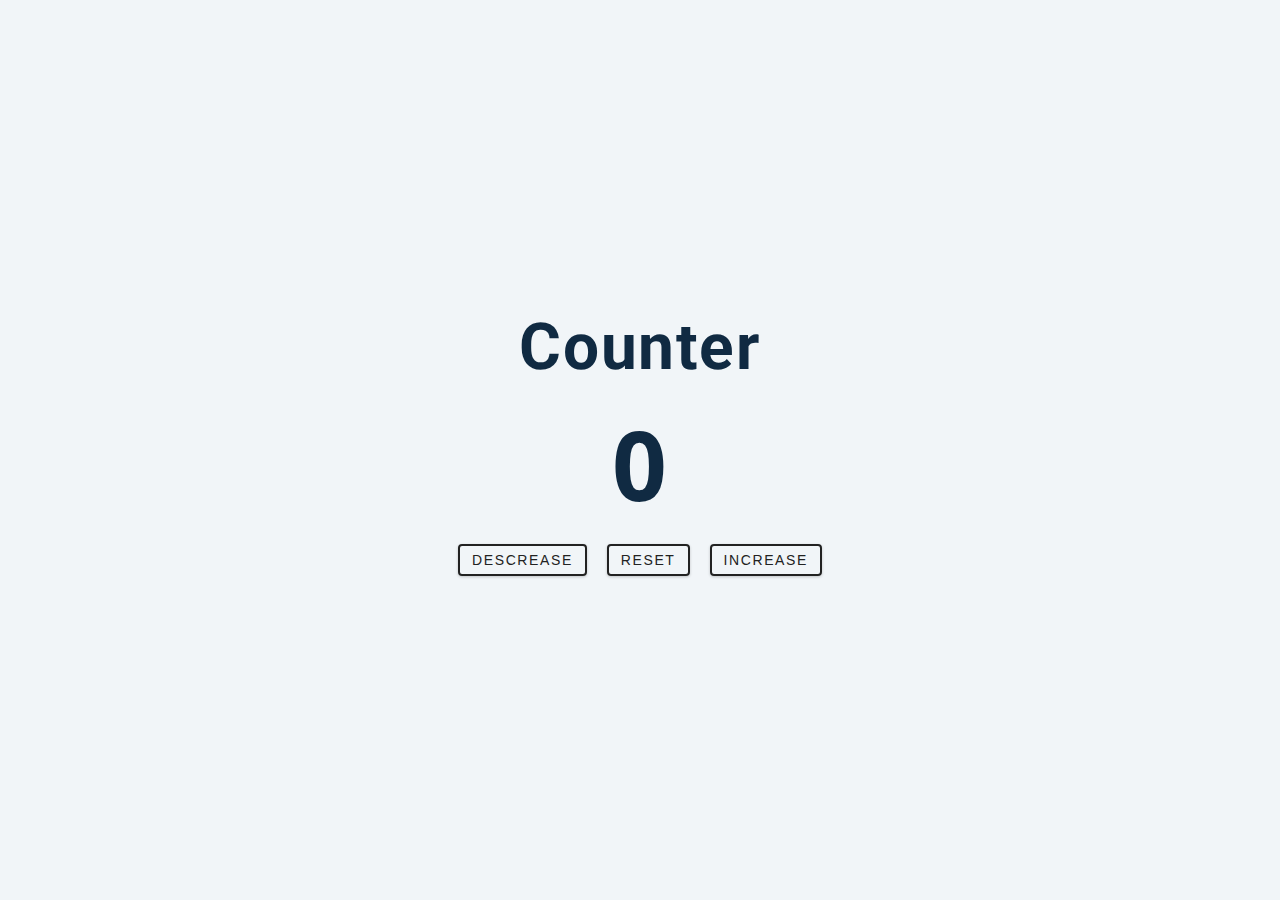
<file: JavaScriptProjects/2.counter/index.html>
<!DOCTYPE html>
<html lang="en">
  <head>
    <meta charset="UTF-8" />
    <meta name="viewport" content="width=device-width, initial-scale=1.0" />
    <title>Counter</title>

    <!-- styles -->
    <link rel="stylesheet" href="styles.css" />
  </head>
  <body>
    <main>
        <div class="container">
            <h1>
                counter
            </h1>
            <span id="value">0</span>
            <div class="button-container">
                <button class="btn decrease">descrease</button>
                <button class="btn reset">reset</button>
                <button class="btn increase">increase</button>
            </div>
        </div>
    </main>
    <!-- javascript -->
    <script src="app.js"></script>
  </body>
</html>
</file>
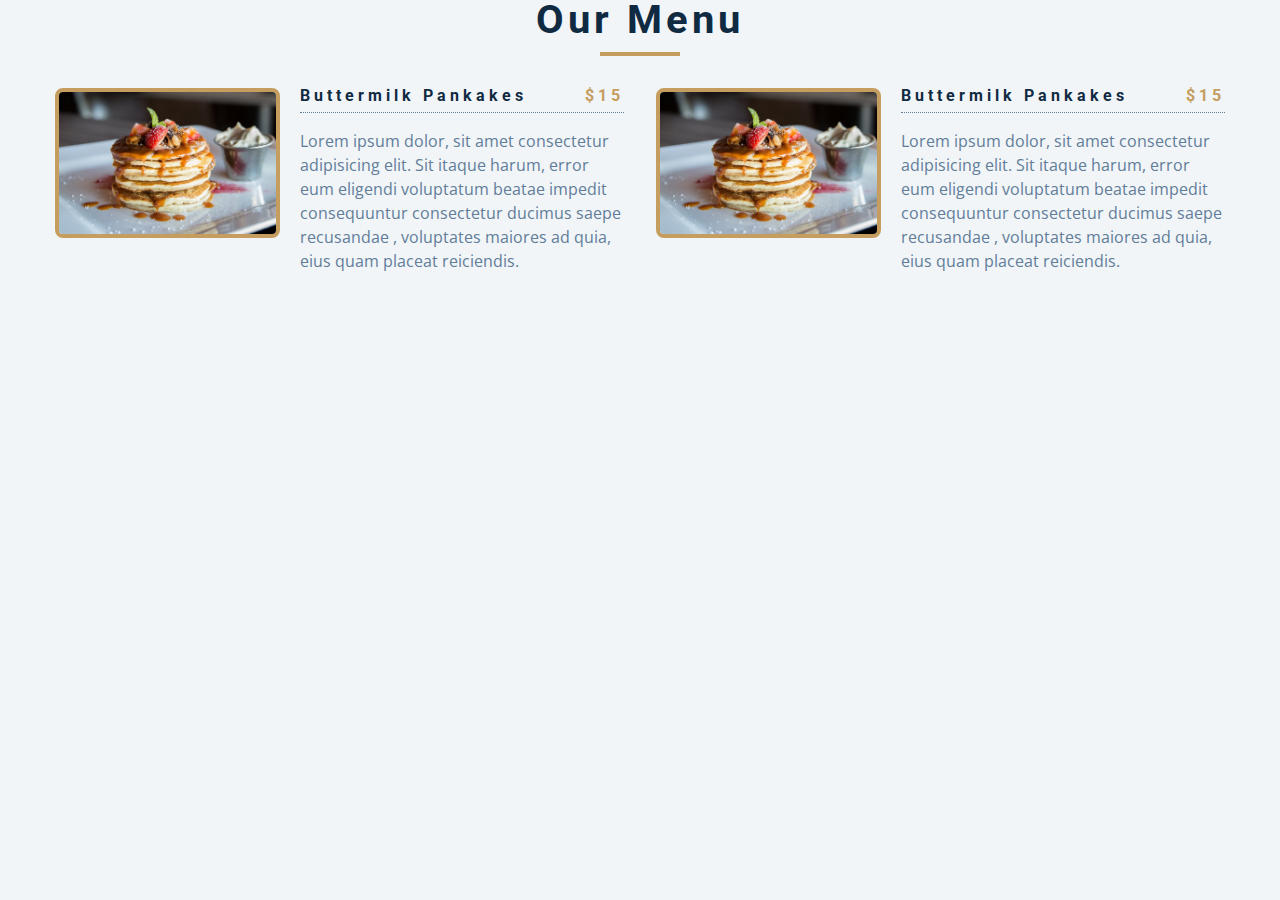
<file: JavaScriptProjects/8. menu/index.html>
<!DOCTYPE html>
<html lang="en">
  <head>
    <meta charset="UTF-8" />
    <meta name="viewport" content="width=device-width, initial-scale=1.0" />
    <title>Starter</title>
    <!-- font-awesome -->
    <link
      rel="stylesheet"
      href="https://cdnjs.cloudflare.com/ajax/libs/font-awesome/5.14.0/css/all.min.css"
    />
    <!-- styles -->
    <link rel="stylesheet" href="styles.css" />
  </head>
  <body>
    <!--title-->
    <div class="title">
        <h2>our menu</h2>
        <div class="underline"></div>
    </div>
    <!-- javascript -->
    <div class="section-center">
        <!--single item-->
        <article class="menu-item">
            <img src="menu-item.jpeg" class="photo"
            alt="menu item">
            <div class="item-info">
                <header>
                    <h4>buttermilk pankakes</h4>
                    <h4 class="price">$15</h4>
                </header>
                <p class="item-text">Lorem ipsum dolor, sit amet consectetur adipisicing elit. Sit itaque harum, error eum eligendi voluptatum beatae impedit consequuntur consectetur ducimus saepe recusandae
                    , voluptates maiores ad quia, eius quam placeat reiciendis.</p>
            </div>
        </article>
        <!--end of single item-->
        <article class="menu-item">
            <img src="menu-item.jpeg" class="photo"
            alt="menu item">
            <div class="item-info">
                <header>
                    <h4>buttermilk pankakes</h4>
                    <h4 class="price">$15</h4>
                </header>
                <p class="item-text">Lorem ipsum dolor, sit amet consectetur adipisicing elit. Sit itaque harum, error eum eligendi voluptatum beatae impedit consequuntur consectetur ducimus saepe recusandae
                    , voluptates maiores ad quia, eius quam placeat reiciendis.</p>
            </div>
        </article>
    </div>
    <script src="app.js"></script>
  </body>
</html>
</file>
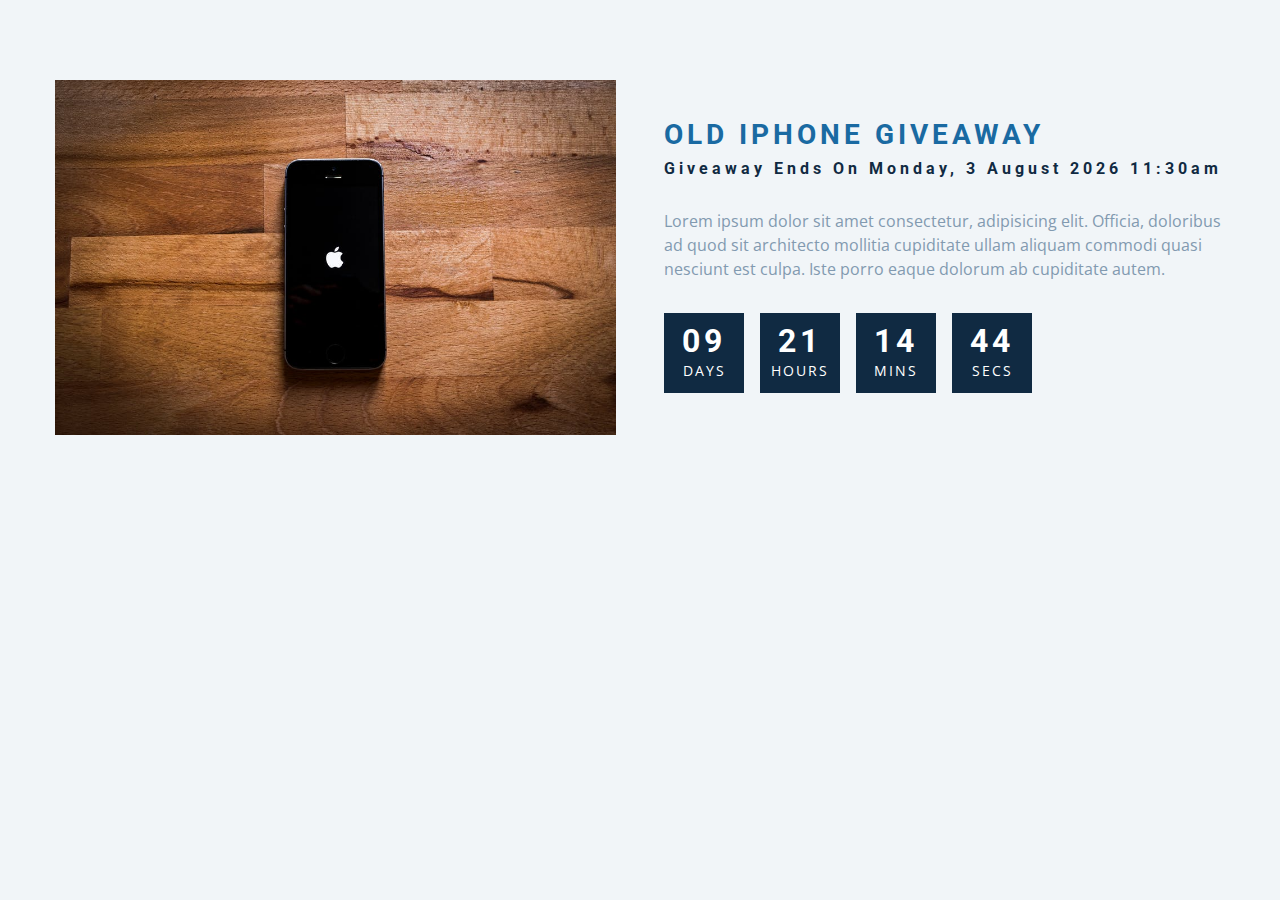
<file: JavaScriptProjects/counttime/index.html>
<!DOCTYPE html>
<html lang="en">
  <head>
    <meta charset="UTF-8" />
    <meta name="viewport" content="width=device-width, initial-scale=1.0" />
    <title>Countdown</title>

    <!-- styles -->
    <link rel="stylesheet" href="styles.css" />
  </head>
  <body>
    <section class="section-center">
        <!--image-->
        <article class="gift-img">
            <img src="gift.jpeg" alt="gift picture"/>
        </article>
        <!--info-->
        <article class="gift-info">
          <h3>old iphone giveaway</h3>
          <h4 class="giveaway">
            Giveaway ends on Monday , 31 May 2023, 9:00 
          </h4>
          <p>Lorem ipsum dolor sit amet consectetur, adipisicing elit. 
            Officia, doloribus ad quod sit architecto mollitia cupiditate ullam aliquam
             commodi quasi nesciunt est culpa. Iste porro eaque dolorum ab cupiditate autem.</p>
            <div class="deadline">
              <!--days-->
              <div class="deadline-format">
                <div>
                  <h4 class="days">34</h4>
                  <span>days</span>
                </div>
              </div>
              <!--end of item-->
              <!--days-->
              <div class="deadline-format">
                <div>
                  <h4 class="days">34</h4>
                  <span>hours</span>
                </div>
              </div>
              <!--end of item-->
              <!--hours-->
              <div class="deadline-format">
                <div>
                  <h4 class="hours">34</h4>
                  <span>mins</span>
                </div>
              </div>
              <!--end of item-->
              <!--mins-->
              <div class="deadline-format">
                <div>
                  <h4 class="mins">34</h4>
                  <span>secs</span>
                </div>
              </div>
              <!--end of item-->
              <!--secs-->
              <!-- <div class="deadline-format">
                <div>
                  <h4 class="secs">1000</h4>
                  <span>sec</span>
                </div>
              </div> -->
              <!--end of item-->
            </div>
            </article>
    </section>
    <!-- javascript -->
    <script src="app.js"></script>
  </body>
</html>
</file>
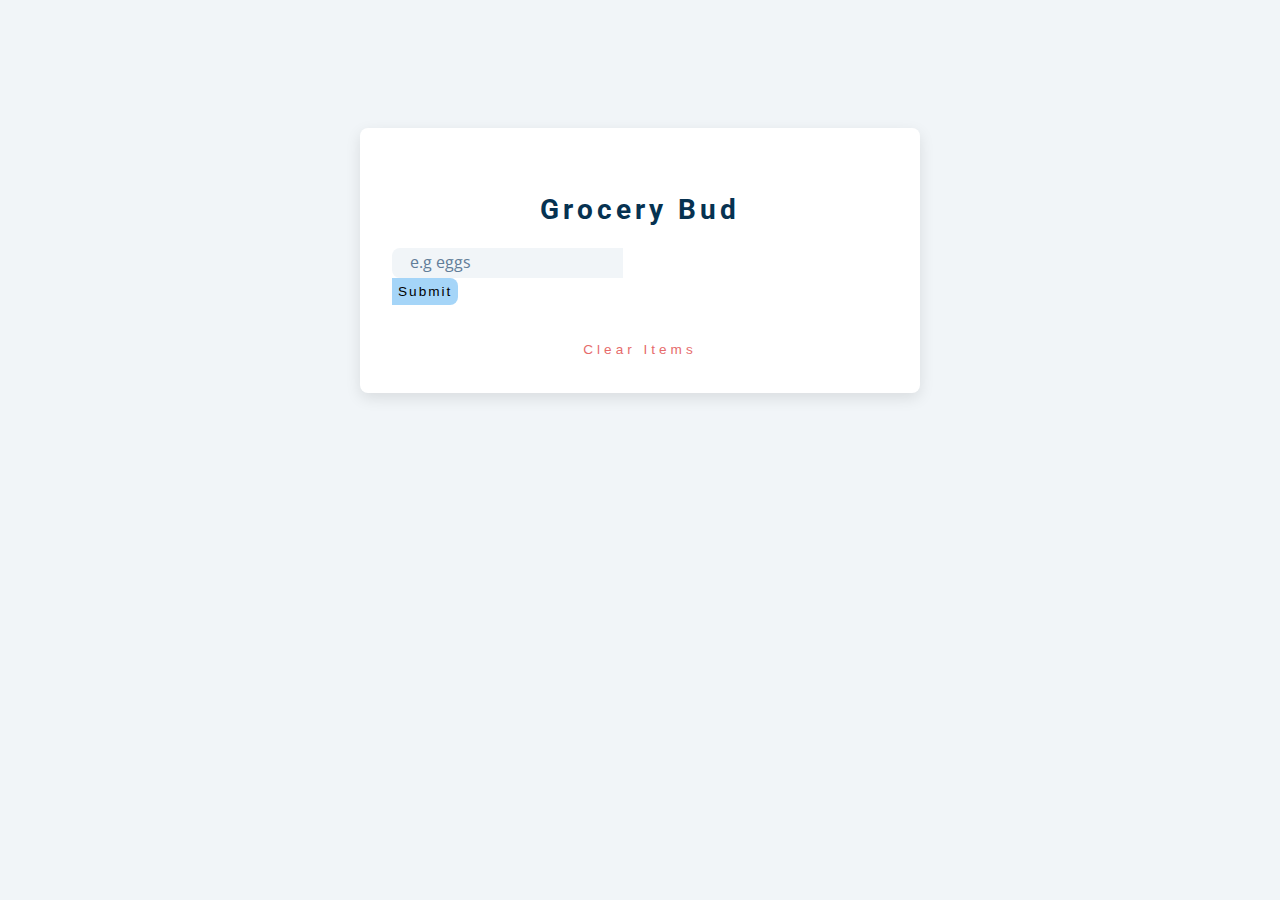
<file: JavaScriptProjects/grocery/index.html>
<!DOCTYPE html>
<html lang="en">
  <head>
    <meta charset="UTF-8" />
    <meta name="viewport" content="width=device-width, initial-scale=1.0" />
    <title>Grocery Bud</title>
    <!-- font-awesome -->
    <link
      rel="stylesheet"
      href="https://cdnjs.cloudflare.com/ajax/libs/font-awesome/5.14.0/css/all.min.css"
    />
    <!-- styles -->
    <link rel="stylesheet" href="styles.css" />
  </head>
  <body>
    <section class="section-center">
        <!--form-->
        <form class="grocery-form">
            <p class="alert"></p>
            <h3>grocery bud</h3>
            <div class="from-control">
                <input type="text" id="grocery" placeholder="e.g eggs"/>
                <button type="submit" class="submit-btn">submit
                </button>
            </div>
        </form>
        <!--list-->
        <div class="grocery-container">
            <div class="grocery-list">
                    </div>
                </article>
            </div>
            <!---button-->
            <button type="button" class="clear-btn">clear items</button>
        </div>
    </section>
    <!-- javascript -->
    <script src="app.js"></script>
  </body>
</html>
</file>
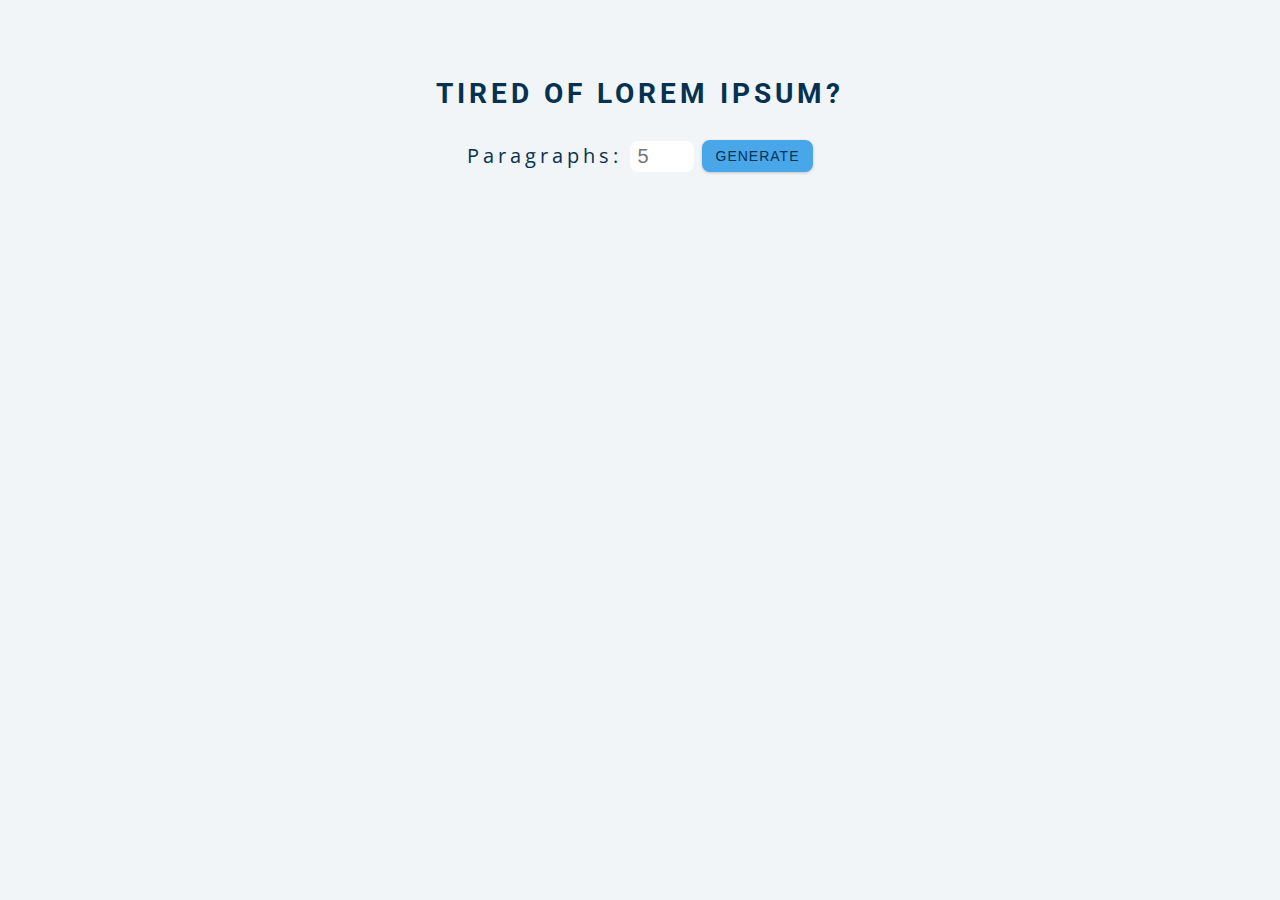
<file: JavaScriptProjects/lorem ispum/index.html>
<!DOCTYPE html>
<html lang="en">
  <head>
    <meta charset="UTF-8" />
    <meta name="viewport" content="width=device-width, initial-scale=1.0" />
    <title>Lorem Ipsum</title>

    <!-- styles -->
    <link rel="stylesheet" href="styles.css" />
  </head>
  <body>
    <section class="section-center">
    <h3>tired of lorem ipsum?</h3>
    <form class="lorem-form">
        <label for="amount">paragraphs:</label>
        <input type="number" name="amount" id="amount"
        placeholder="5"/>
        <button type="submit" class="btn">generate</button>
    </form>
    <article class="lorem-text"></article>
    </section>
    <!-- javascript -->
    <script src="app.js"></script>
  </body>
</html>
</file>
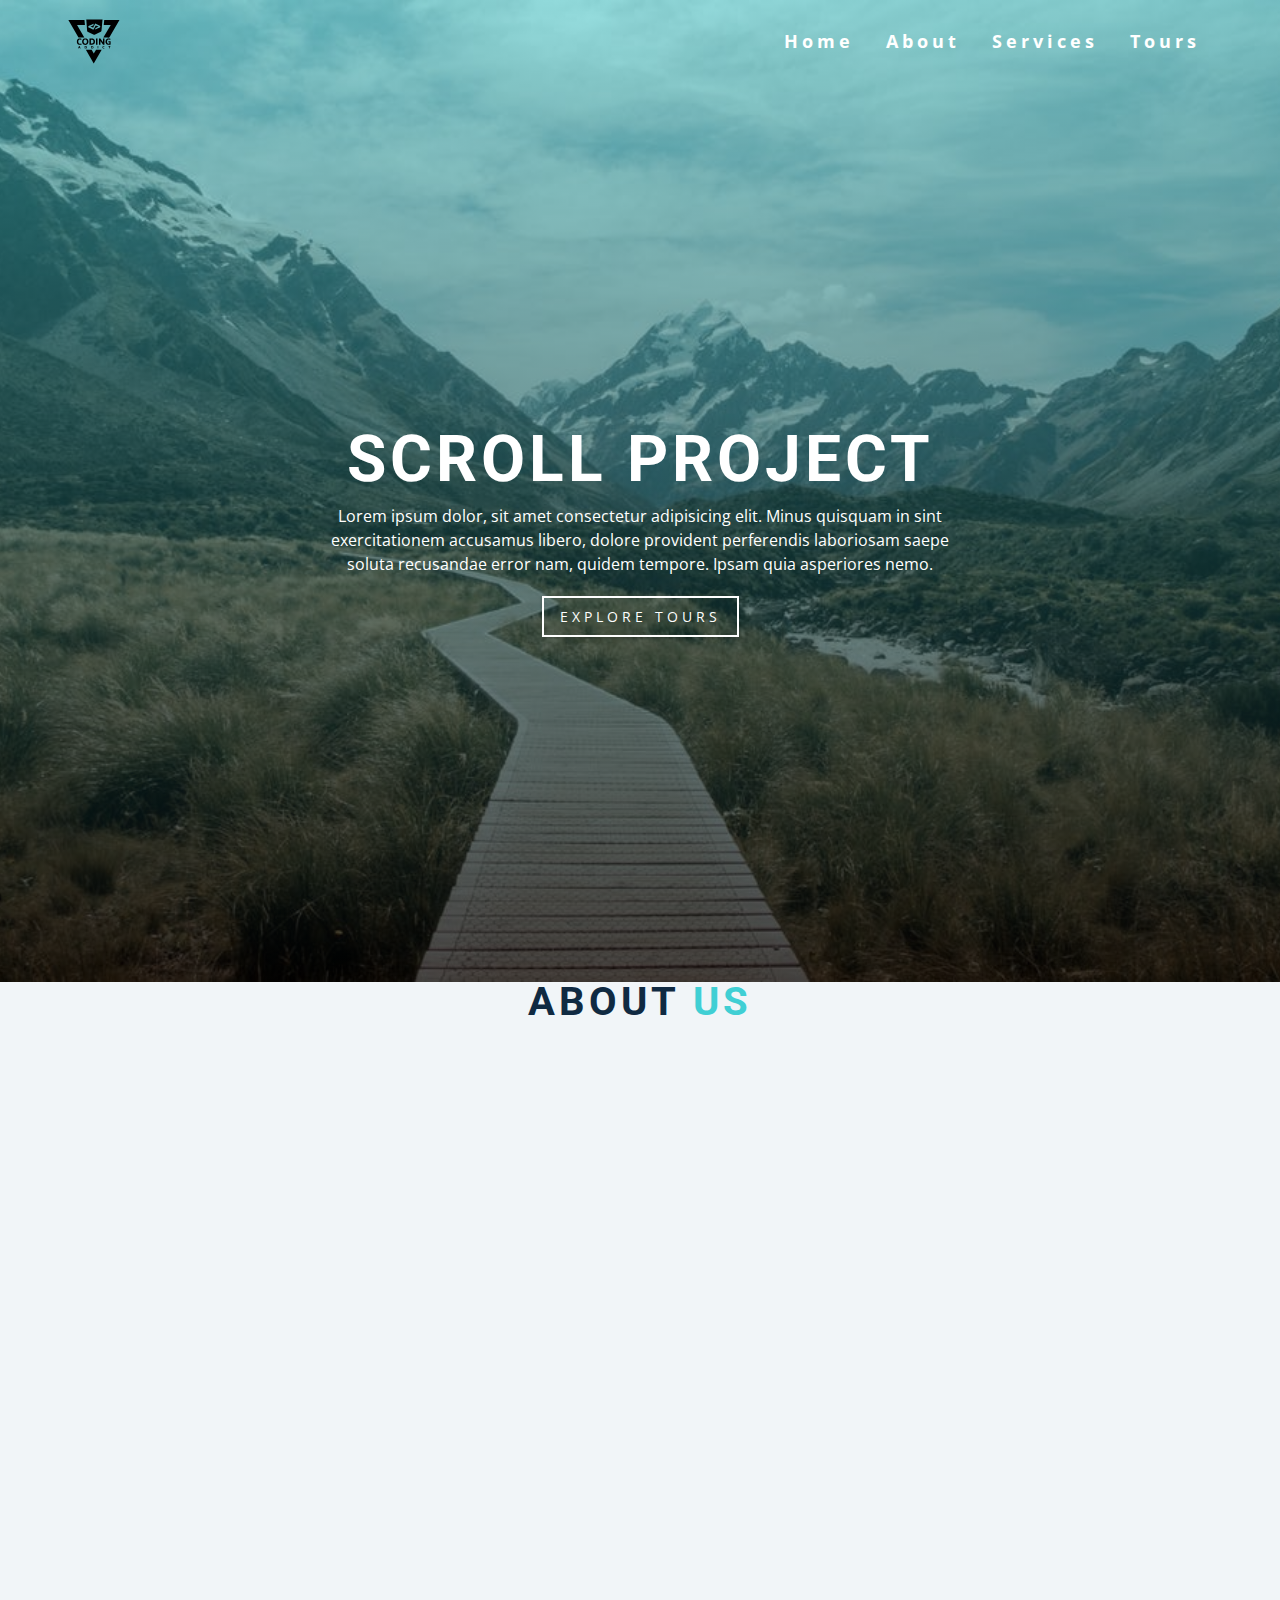
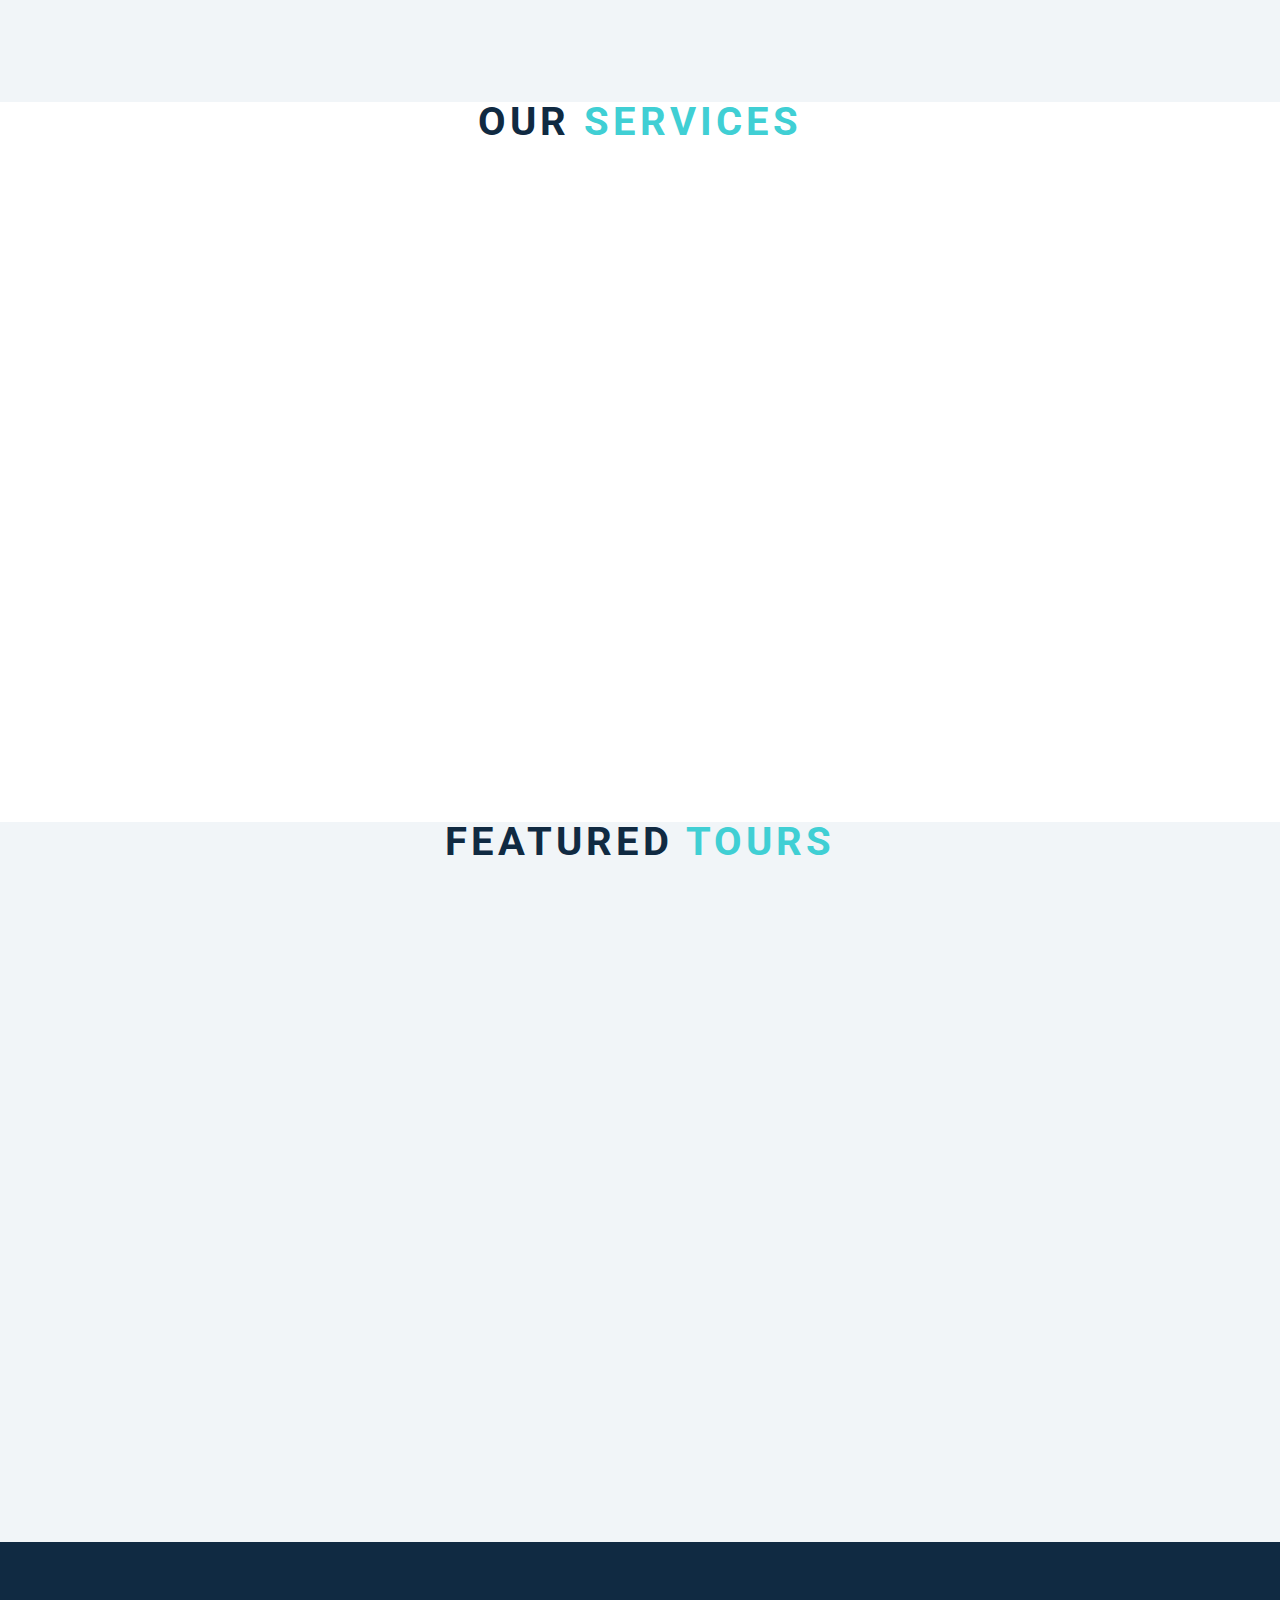
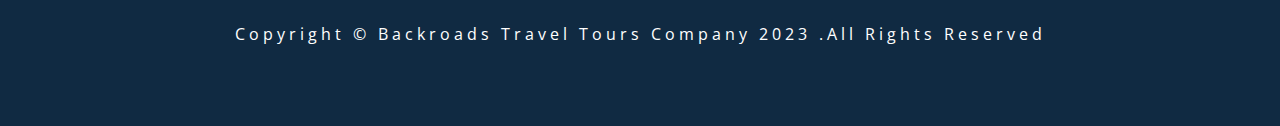
<file: JavaScriptProjects/scroll project/index.html>
<!DOCTYPE html>
<html lang="en">
  <head>
    <meta charset="UTF-8" />
    <meta name="viewport" content="width=device-width, initial-scale=1.0" />
    <title>Scroll</title>
    <!-- font-awesome -->
    <link
      rel="stylesheet"
      href="https://cdnjs.cloudflare.com/ajax/libs/font-awesome/5.14.0/css/all.min.css"
    />
    <!-- styles -->
    <link rel="stylesheet" href="styles.css" />
  </head>
  <body>
    <!--header-->
    <header id="home">
        <!--navbar-->
        <nav id="nav">
            <div class="nav-center">
                <!--nav header-->
                <div class="nav-header">
                    <img src="logo.svg" alt="logo" class="logo"/>
                    <button class="nav-toggle">
                        <i class="fas fa-bars"></i>
                    </button>
                </div>
                <!--links-->
                <div class="links-container">
                    <ul class="links">
                        <li>
                          <a href="#home" class="scroll-link">home</a>
                        </li>
                        <li>
                          <a href="#about" class="scroll-link">about</a>
                        </li>
                        <li>
                          <a href="#services" class="scroll-link">services</a>
                        </li>
                        <li>
                          <a href="#tours" class="scroll-link">tours</a>
                        </li>
                        
                      </ul>
                </div>
            </div>
        </nav>
        <!--banner-->
        <div class="banner">
            <div class="container">
                <h1>Scroll project</h1>
                <p>Lorem ipsum dolor, sit amet consectetur adipisicing elit. 
                    Minus quisquam in sint exercitationem accusamus libero, 
                    dolore provident perferendis laboriosam saepe soluta 
                    recusandae error nam, quidem tempore. Ipsam quia 
                    asperiores nemo.</p>
                    <a href="#tours" class="scroll-link btn btn-white">
                        Explore tours

                    </a>
            </div>
        </div>
    </header>
    <!--about-->
    <section id="about" class="section">
        <div class="title">
            <h2>about <span>us</span></h2>
        </div>
    </section>
    <!--services-->
    <section id="services" class="section">
        <div class="title">
            <h2>our <span>services</span></h2>
        </div>
    </section>
    <!--tours-->
    <section id="tours" class="section">
        <div class="title">
            <h2>featured <span>tours</span></h2>
        </div>
    </section>
    <!--footer-->
    <footer class="section">
        <p>
            copyright &copy; backroads travel tours company <span class="date">
                2023
            </span>
            .all rights reserved
        </p>
    </footer>
    <!--back to top button-->
    <a href="#home" class="scroll-link top-link">
        <i class="fas fa-arrow-up"></i>
    </a>
    <!-- javascript -->
    
    <script src="app.js"></script>
  </body>
</html>
</file>
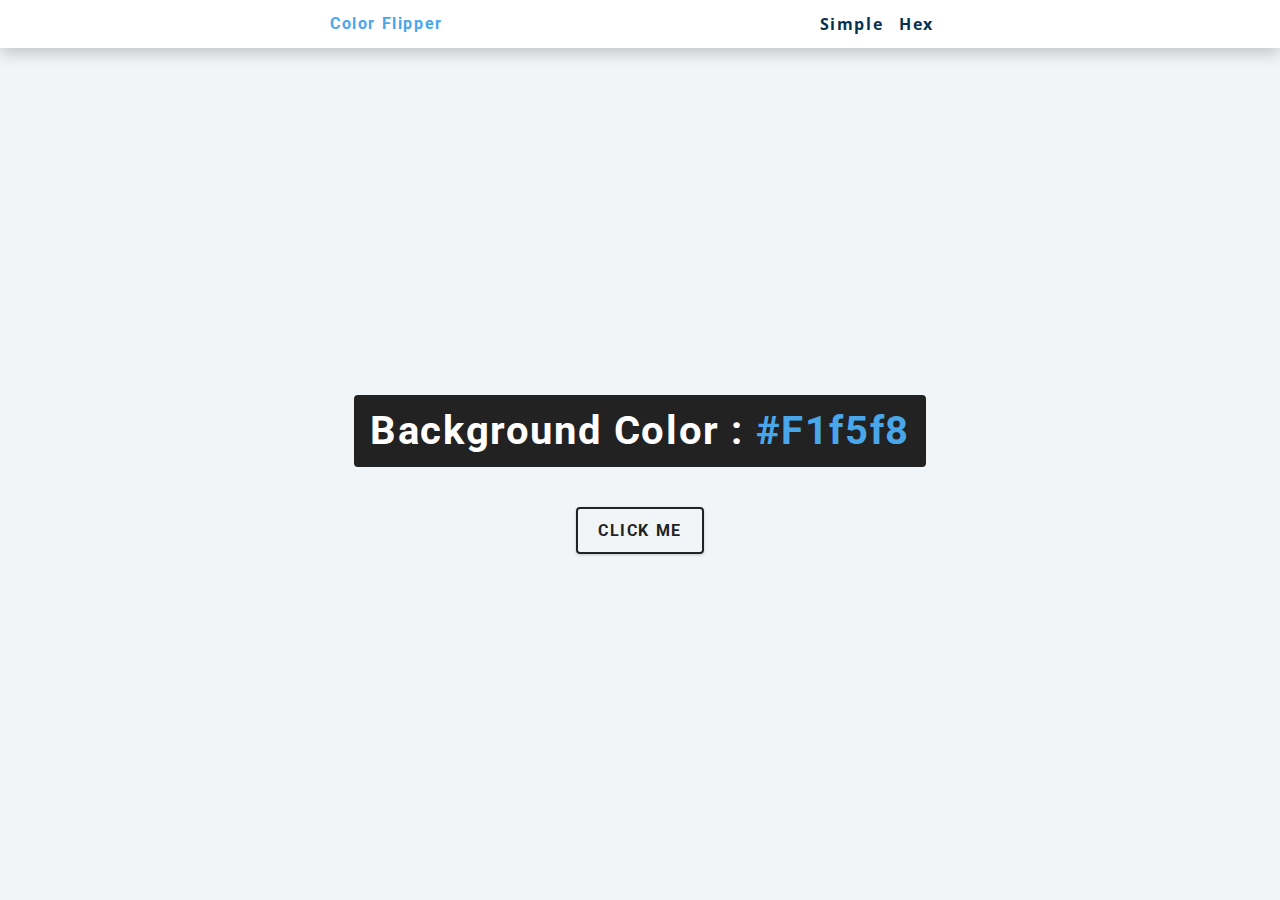
<file: JavaScriptProjects/SETUP/index.html>
<!DOCTYPE html>
<html lang="en">
<head>
    <meta charset="UTF-8">
    <meta http-equiv="X-UA-Compatible" content="IE=edge">
    <meta name="viewport" content="width=device-width, initial-scale=1.0">
    <title>Color Flipper || Simple</title>
    <!-- styles -->
    <link rel="stylesheet" href="styles.css" />
</head>
<body>
    <nav>
        <div class="nav-center">
            <h4>color flipper</h4>
            <ul class="nav-links">
            <li>
                <a href="index.html">simple</a>
            </li>
            <li>
                <a href="hex.html">hex</a>
            </li>
            </ul>
        </div>
    </nav>
    <main>
        <div class="container">
            <h2>background color : 
                <span class="color">
                    #f1f5f8
            </span></h2>
            <button class="btn btn-hero" id="btn">click me
            </button>
        </div>
    </main>
    <!--javascript-->
    <script src="app.js"></script>
</body>
</html>
</file>
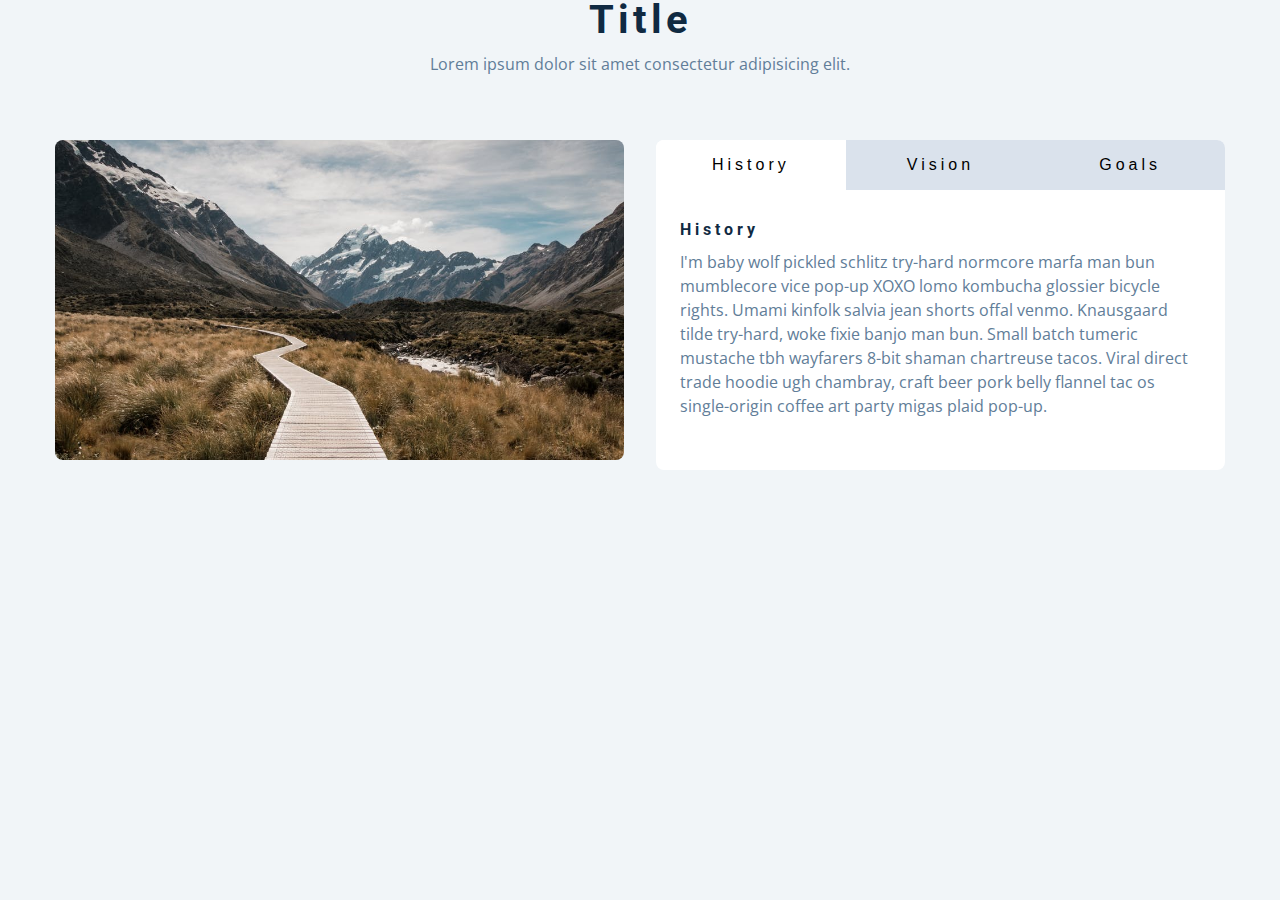
<file: JavaScriptProjects/tabs/index.html>
<!DOCTYPE html>
<html lang="en">
  <head>
    <meta charset="UTF-8" />
    <meta name="viewport" content="width=device-width, initial-scale=1.0" />
    <title>Tabs</title>

    <!-- styles -->
    <link rel="stylesheet" href="styles.css" />
  </head>
  <body>
    <section>
        <div class="title">
            <h2>Title</h2>
            <p>Lorem ipsum dolor sit 
                amet consectetur adipisicing elit. </p>
        </div>
        <div class="about-center section-center">
            <article class="about-img">
                <img src="hero-bcg.jpeg" alt="about picture"/>
            </article>
            <article class="about">
                <!--btn container-->
                <div class="btn-container">
                    <button class="tab-btn active" 
                    data-id="history">history</button>
                    <button class="tab-btn" data-id="vision">vision</button>
                    <button class="tab-btn" data-id="goals">goals</button>
                </div>
                <article class="about-content">
                    <!--single item-->
                    <div class="content active" id="history">
                        <h4>history</h4>
                        <!--history-->
                        <p>
                            I'm baby wolf pickled schlitz try-hard normcore marfa man bun 
                            mumblecore vice
                            pop-up XOXO lomo kombucha glossier bicycle rights. Umami kinfolk 
                            salvia jean
                            shorts offal venmo. Knausgaard tilde try-hard, woke fixie banjo 
                            man bun. Small
                            batch tumeric mustache tbh wayfarers 8-bit shaman chartreuse tacos.
                             Viral
                            direct trade hoodie ugh chambray, craft beer pork belly flannel tac
                            os
                            single-origin coffee art party migas plaid pop-up.
                          </p>
                    </div>
                    <!--end of single item-->
                    <!--single item-->
                    <div class="content" id="vision">
                        <h4>vision</h4>
                        <!--vision-->
                        <p>
                            Man bun PBR&B keytar copper mug prism, hell of helvetica. Synth crucifix offal
                            deep v hella biodiesel. Church-key listicle polaroid put a bird on it
                            chillwave palo santo enamel pin, tattooed meggings franzen la croix cray.
                            Retro yr aesthetic four loko tbh helvetica air plant, neutra palo santo tofu
                            mumblecore. Hoodie bushwick pour-over jean shorts chartreuse shabby chic. Roof
                            party hammock master cleanse pop-up truffaut, bicycle rights skateboard
                            affogato readymade sustainable deep v live-edge schlitz narwhal.
                          </p>
                          <ul>
                            <li>list item</li>
                            <li>list item</li>
                            <li>list item</li>
                          </ul>
                    </div>
                    <!--end of single item-->
                    <!--single item-->
                    <div class="content" id="goals">
                        <h4>goals</h4>
                        <!--goals-->
                        <p>
                            Chambray authentic truffaut, kickstarter brunch taxidermy vape heirloom four
                            dollar toast raclette shoreditch church-key. Poutine etsy tote bag, cred
                            fingerstache leggings cornhole everyday carry blog gastropub. Brunch biodiesel
                            sartorial mlkshk swag, mixtape hashtag marfa readymade direct trade man braid
                            cold-pressed roof party. Small batch adaptogen coloring book heirloom.
                            Letterpress food truck hammock literally hell of wolf beard adaptogen everyday
                            carry. Dreamcatcher pitchfork yuccie, banh mi salvia venmo photo booth quinoa
                            chicharrones.
                          </p>
                    </div>
                    <!--end of single item-->
                </article>

            </article>
            
        </div>
    </section>
    <!-- javascript -->
    <script src="app.js"></script>
  </body>
</html>
</file>
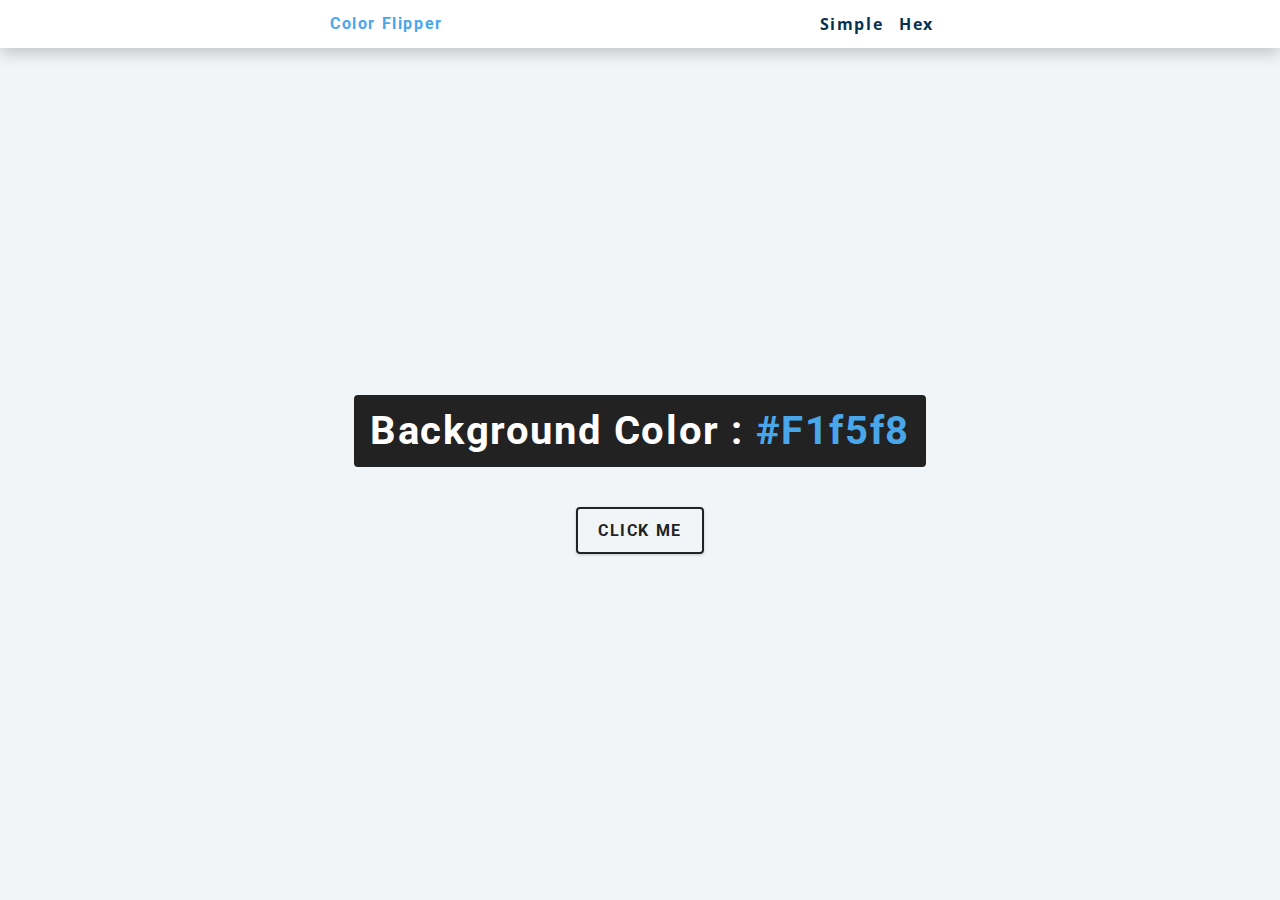
<file: JavaScriptProjects/SETUP/hex.html>
<!DOCTYPE html>
<html lang="en">
  <head>
    <meta charset="UTF-8" />
    <meta name="viewport" content="width=device-width, initial-scale=1.0" />
    <title>
      Color Flipper || Simple
    </title>

    <!-- styles -->
    <link rel="stylesheet" href="styles.css" />
  </head>

  <body>
    <nav>
      <div class="nav-center">
        <h4>color flipper</h4>
        <ul class="nav-links">
          <li><a href="index.html">simple</a></li>
          <li><a href="hex.html">hex</a></li>
        </ul>
      </div>
    </nav>
    <main>
      <div class="container">
        <h2>background color : <span class="color">#f1f5f8</span></h2>
        <button class="btn btn-hero" id="btn">click me</button>
      </div>
    </main>
    <!-- javascript -->
    <script src="hex.js"></script>
  </body>
</html>
</file>
<file: JavaScriptProjects/2.counter/styles.css>
/*
=============== 
Fonts
===============
*/
@import url("https://fonts.googleapis.com/css?family=Open+Sans|Roboto:400,700&display=swap");

/*
=============== 
Variables
===============
*/

:root {
  /* dark shades of primary color*/
  --clr-primary-1: hsl(205, 86%, 17%);
  --clr-primary-2: hsl(205, 77%, 27%);
  --clr-primary-3: hsl(205, 72%, 37%);
  --clr-primary-4: hsl(205, 63%, 48%);
  /* primary/main color */
  --clr-primary-5: hsl(205, 78%, 60%);
  /* lighter shades of primary color */
  --clr-primary-6: hsl(205, 89%, 70%);
  --clr-primary-7: hsl(205, 90%, 76%);
  --clr-primary-8: hsl(205, 86%, 81%);
  --clr-primary-9: hsl(205, 90%, 88%);
  --clr-primary-10: hsl(205, 100%, 96%);
  /* darkest grey - used for headings */
  --clr-grey-1: hsl(209, 61%, 16%);
  --clr-grey-2: hsl(211, 39%, 23%);
  --clr-grey-3: hsl(209, 34%, 30%);
  --clr-grey-4: hsl(209, 28%, 39%);
  /* grey used for paragraphs */
  --clr-grey-5: hsl(210, 22%, 49%);
  --clr-grey-6: hsl(209, 23%, 60%);
  --clr-grey-7: hsl(211, 27%, 70%);
  --clr-grey-8: hsl(210, 31%, 80%);
  --clr-grey-9: hsl(212, 33%, 89%);
  --clr-grey-10: hsl(210, 36%, 96%);
  --clr-white: #fff;
  --clr-red-dark: hsl(360, 67%, 44%);
  --clr-red-light: hsl(360, 71%, 66%);
  --clr-green-dark: hsl(125, 67%, 44%);
  --clr-green-light: hsl(125, 71%, 66%);
  --clr-black: #222;
  --ff-primary: "Roboto", sans-serif;
  --ff-secondary: "Open Sans", sans-serif;
  --transition: all 0.3s linear;
  --spacing: 0.1rem;
  --radius: 0.25rem;
  --light-shadow: 0 5px 15px rgba(0, 0, 0, 0.1);
  --dark-shadow: 0 5px 15px rgba(0, 0, 0, 0.2);
  --max-width: 1170px;
  --fixed-width: 620px;
}
/*
=============== 
Global Styles
===============
*/

*,
::after,
::before {
  margin: 0;
  padding: 0;
  box-sizing: border-box;
}
body {
  font-family: var(--ff-secondary);
  background: var(--clr-grey-10);
  color: var(--clr-grey-1);
  line-height: 1.5;
  font-size: 0.875rem;
}
ul {
  list-style-type: none;
}
a {
  text-decoration: none;
}
h1,
h2,
h3,
h4 {
  letter-spacing: var(--spacing);
  text-transform: capitalize;
  line-height: 1.25;
  margin-bottom: 0.75rem;
  font-family: var(--ff-primary);
}
h1 {
  font-size: 3rem;
}
h2 {
  font-size: 2rem;
}
h3 {
  font-size: 1.25rem;
}
h4 {
  font-size: 0.875rem;
}
p {
  margin-bottom: 1.25rem;
  color: var(--clr-grey-5);
}
@media screen and (min-width: 800px) {
  h1 {
    font-size: 4rem;
  }
  h2 {
    font-size: 2.5rem;
  }
  h3 {
    font-size: 1.75rem;
  }
  h4 {
    font-size: 1rem;
  }
  body {
    font-size: 1rem;
  }
  h1,
  h2,
  h3,
  h4 {
    line-height: 1;
  }
}
/*  global classes */

/* section */
.section {
  padding: 5rem 0;
}

.section-center {
  width: 90vw;
  margin: 0 auto;
  max-width: 1170px;
}
@media screen and (min-width: 992px) {
  .section-center {
    width: 95vw;
  }
}
main {
  min-height: 100vh;
  display: grid;
  place-items: center;
}

/*
=============== 
Counter
===============
*/

main {
  min-height: 100vh;
  display: grid;
  place-items: center;
}
.container {
  text-align: center;
}
#value {
  font-size: 6rem;
  font-weight: bold;
}
.btn {
  text-transform: uppercase;
  background: transparent;
  color: var(--clr-black);
  padding: 0.375rem 0.75rem;
  letter-spacing: var(--spacing);
  display: inline-block;
  transition: var(--transition);
  font-size: 0.875rem;
  border: 2px solid var(--clr-black);
  cursor: pointer;
  box-shadow: 0 1px 3px rgba(0, 0, 0, 0.2);
  border-radius: var(--radius);
  margin: 0.5rem;
}
.btn:hover {
  color: var(--clr-white);
  background: var(--clr-black);
}
</file>
<file: JavaScriptProjects/8. menu/styles.css>
/*
=============== 
Fonts
===============
*/
@import url("https://fonts.googleapis.com/css?family=Open+Sans|Roboto:400,700&display=swap");

/*
=============== 
Variables
===============
*/

:root {
  /* dark shades of primary color*/
  --clr-primary-1: hsl(205, 86%, 17%);
  --clr-primary-2: hsl(205, 77%, 27%);
  --clr-primary-3: hsl(205, 72%, 37%);
  --clr-primary-4: hsl(205, 63%, 48%);
  /* primary/main color */
  --clr-primary-5: #49a6e9;
  /* lighter shades of primary color */
  --clr-primary-6: hsl(205, 89%, 70%);
  --clr-primary-7: hsl(205, 90%, 76%);
  --clr-primary-8: hsl(205, 86%, 81%);
  --clr-primary-9: hsl(205, 90%, 88%);
  --clr-primary-10: hsl(205, 100%, 96%);
  /* darkest grey - used for headings */
  --clr-grey-1: hsl(209, 61%, 16%);
  --clr-grey-2: hsl(211, 39%, 23%);
  --clr-grey-3: hsl(209, 34%, 30%);
  --clr-grey-4: hsl(209, 28%, 39%);
  /* grey used for paragraphs */
  --clr-grey-5: hsl(210, 22%, 49%);
  --clr-grey-6: hsl(209, 23%, 60%);
  --clr-grey-7: hsl(211, 27%, 70%);
  --clr-grey-8: hsl(210, 31%, 80%);
  --clr-grey-9: hsl(212, 33%, 89%);
  --clr-grey-10: hsl(210, 36%, 96%);
  --clr-white: #fff;
  --clr-red-dark: hsl(360, 67%, 44%);
  --clr-red-light: hsl(360, 71%, 66%);
  --clr-green-dark: hsl(125, 67%, 44%);
  --clr-green-light: hsl(125, 71%, 66%);
  --clr-gold: #c59d5f;
  --clr-black: #222;
  --ff-primary: "Roboto", sans-serif;
  --ff-secondary: "Open Sans", sans-serif;
  --transition: all 0.3s linear;
  --spacing: 0.25rem;
  --radius: 0.5rem;
  --light-shadow: 0 5px 15px rgba(0, 0, 0, 0.1);
  --dark-shadow: 0 5px 15px rgba(0, 0, 0, 0.2);
  --max-width: 1170px;
  --fixed-width: 620px;
}
/*
=============== 
Global Styles
===============
*/

*,
::after,
::before {
  margin: 0;
  padding: 0;
  box-sizing: border-box;
}
body {
  font-family: var(--ff-secondary);
  background: var(--clr-grey-10);
  color: var(--clr-grey-1);
  line-height: 1.5;
  font-size: 0.875rem;
}
ul {
  list-style-type: none;
}
a {
  text-decoration: none;
}
img:not(.logo) {
  width: 100%;
}
img {
  display: block;
}

h1,
h2,
h3,
h4 {
  letter-spacing: var(--spacing);
  text-transform: capitalize;
  line-height: 1.25;
  margin-bottom: 0.75rem;
  font-family: var(--ff-primary);
}
h1 {
  font-size: 3rem;
}
h2 {
  font-size: 2rem;
}
h3 {
  font-size: 1.25rem;
}
h4 {
  font-size: 0.875rem;
}
p {
  margin-bottom: 1.25rem;
  color: var(--clr-grey-5);
}
@media screen and (min-width: 800px) {
  h1 {
    font-size: 4rem;
  }
  h2 {
    font-size: 2.5rem;
  }
  h3 {
    font-size: 1.75rem;
  }
  h4 {
    font-size: 1rem;
  }
  body {
    font-size: 1rem;
  }
  h1,
  h2,
  h3,
  h4 {
    line-height: 1;
  }
}
/*  global classes */

.btn {
  text-transform: uppercase;
  background: transparent;
  color: var(--clr-black);
  padding: 0.375rem 0.75rem;
  letter-spacing: var(--spacing);
  display: inline-block;
  transition: var(--transition);
  font-size: 0.875rem;
  border: 2px solid var(--clr-black);
  cursor: pointer;
  box-shadow: 0 1px 3px rgba(0, 0, 0, 0.2);
  border-radius: var(--radius);
}
.btn:hover {
  color: var(--clr-white);
  background: var(--clr-black);
}
/* section */
.section {
  padding: 5rem 0;
}

main {
  min-height: 100vh;
  display: grid;
  place-items: center;
}
/*
=============== 
Menu
===============
*/

.menu {
  padding: 5rem 0;
}
.title {
  text-align: center;
  margin-bottom: 2rem;
}
.underline {
  width: 5rem;
  height: 0.25rem;
  background: var(--clr-gold);
  margin-left: auto;
  margin-right: auto;
}
.btn-container {
  margin-bottom: 4rem;
  display: flex;
  justify-content: center;
}
.filter-btn {
  background: transparent;
  border-color: var(--clr-gold);
  font-size: 1rem;
  text-transform: capitalize;
  margin: 0 0.5rem;
  letter-spacing: 1px;
  border-radius: var(--radius);
  padding: 0.375rem 0.75rem;
  color: var(--clr-gold);
  cursor: pointer;
  transition: var(--transition);
}
.filter-btn:hover {
  background: var(--clr-gold);
  color: var(--clr-white);
}
.section-center {
  width: 90vw;
  margin: 0 auto;
  max-width: 1170px;
  display: grid;
  gap: 3rem 2rem;
  justify-items: center;
}
.menu-item {
  display: grid;
  gap: 1rem 2rem;
  max-width: 25rem;
}
.photo {
  object-fit: cover;
  height: 200px;
  border: 0.25rem solid var(--clr-gold);
  border-radius: var(--radius);
}
.item-info header {
  display: flex;
  justify-content: space-between;
  border-bottom: 0.5px dotted var(--clr-grey-5);
}
.item-info h4 {
  margin-bottom: 0.5rem;
}
.price {
  color: var(--clr-gold);
}
.item-text {
  margin-bottom: 0;
  padding-top: 1rem;
}

@media screen and (min-width: 768px) {
  .menu-item {
    grid-template-columns: 225px 1fr;
    gap: 0 1.25rem;
    max-width: 40rem;
  }
  .photo {
    height: 175px;
  }
}
@media screen and (min-width: 1200px) {
  .section-center {
    width: 95vw;
    grid-template-columns: 1fr 1fr;
  }
  .photo {
    height: 150px;
  }
}/*
=============== 
Fonts
===============
*/
@import url("https://fonts.googleapis.com/css?family=Open+Sans|Roboto:400,700&display=swap");

/*
=============== 
Variables
===============
*/

:root {
  /* dark shades of primary color*/
  --clr-primary-1: hsl(205, 86%, 17%);
  --clr-primary-2: hsl(205, 77%, 27%);
  --clr-primary-3: hsl(205, 72%, 37%);
  --clr-primary-4: hsl(205, 63%, 48%);
  /* primary/main color */
  --clr-primary-5: #49a6e9;
  /* lighter shades of primary color */
  --clr-primary-6: hsl(205, 89%, 70%);
  --clr-primary-7: hsl(205, 90%, 76%);
  --clr-primary-8: hsl(205, 86%, 81%);
  --clr-primary-9: hsl(205, 90%, 88%);
  --clr-primary-10: hsl(205, 100%, 96%);
  /* darkest grey - used for headings */
  --clr-grey-1: hsl(209, 61%, 16%);
  --clr-grey-2: hsl(211, 39%, 23%);
  --clr-grey-3: hsl(209, 34%, 30%);
  --clr-grey-4: hsl(209, 28%, 39%);
  /* grey used for paragraphs */
  --clr-grey-5: hsl(210, 22%, 49%);
  --clr-grey-6: hsl(209, 23%, 60%);
  --clr-grey-7: hsl(211, 27%, 70%);
  --clr-grey-8: hsl(210, 31%, 80%);
  --clr-grey-9: hsl(212, 33%, 89%);
  --clr-grey-10: hsl(210, 36%, 96%);
  --clr-white: #fff;
  --clr-red-dark: hsl(360, 67%, 44%);
  --clr-red-light: hsl(360, 71%, 66%);
  --clr-green-dark: hsl(125, 67%, 44%);
  --clr-green-light: hsl(125, 71%, 66%);
  --clr-gold: #c59d5f;
  --clr-black: #222;
  --ff-primary: "Roboto", sans-serif;
  --ff-secondary: "Open Sans", sans-serif;
  --transition: all 0.3s linear;
  --spacing: 0.25rem;
  --radius: 0.5rem;
  --light-shadow: 0 5px 15px rgba(0, 0, 0, 0.1);
  --dark-shadow: 0 5px 15px rgba(0, 0, 0, 0.2);
  --max-width: 1170px;
  --fixed-width: 620px;
}
/*
=============== 
Global Styles
===============
*/

*,
::after,
::before {
  margin: 0;
  padding: 0;
  box-sizing: border-box;
}
body {
  font-family: var(--ff-secondary);
  background: var(--clr-grey-10);
  color: var(--clr-grey-1);
  line-height: 1.5;
  font-size: 0.875rem;
}
ul {
  list-style-type: none;
}
a {
  text-decoration: none;
}
img:not(.logo) {
  width: 100%;
}
img {
  display: block;
}

h1,
h2,
h3,
h4 {
  letter-spacing: var(--spacing);
  text-transform: capitalize;
  line-height: 1.25;
  margin-bottom: 0.75rem;
  font-family: var(--ff-primary);
}
h1 {
  font-size: 3rem;
}
h2 {
  font-size: 2rem;
}
h3 {
  font-size: 1.25rem;
}
h4 {
  font-size: 0.875rem;
}
p {
  margin-bottom: 1.25rem;
  color: var(--clr-grey-5);
}
@media screen and (min-width: 800px) {
  h1 {
    font-size: 4rem;
  }
  h2 {
    font-size: 2.5rem;
  }
  h3 {
    font-size: 1.75rem;
  }
  h4 {
    font-size: 1rem;
  }
  body {
    font-size: 1rem;
  }
  h1,
  h2,
  h3,
  h4 {
    line-height: 1;
  }
}
/*  global classes */

.btn {
  text-transform: uppercase;
  background: transparent;
  color: var(--clr-black);
  padding: 0.375rem 0.75rem;
  letter-spacing: var(--spacing);
  display: inline-block;
  transition: var(--transition);
  font-size: 0.875rem;
  border: 2px solid var(--clr-black);
  cursor: pointer;
  box-shadow: 0 1px 3px rgba(0, 0, 0, 0.2);
  border-radius: var(--radius);
}
.btn:hover {
  color: var(--clr-white);
  background: var(--clr-black);
}
/* section */
.section {
  padding: 5rem 0;
}

main {
  min-height: 100vh;
  display: grid;
  place-items: center;
}
/*
=============== 
Menu
===============
*/

.menu {
  padding: 5rem 0;
}
.title {
  text-align: center;
  margin-bottom: 2rem;
}
.underline {
  width: 5rem;
  height: 0.25rem;
  background: var(--clr-gold);
  margin-left: auto;
  margin-right: auto;
}
.btn-container {
  margin-bottom: 4rem;
  display: flex;
  justify-content: center;
}
.filter-btn {
  background: transparent;
  border-color: var(--clr-gold);
  font-size: 1rem;
  text-transform: capitalize;
  margin: 0 0.5rem;
  letter-spacing: 1px;
  border-radius: var(--radius);
  padding: 0.375rem 0.75rem;
  color: var(--clr-gold);
  cursor: pointer;
  transition: var(--transition);
}
.filter-btn:hover {
  background: var(--clr-gold);
  color: var(--clr-white);
}
.section-center {
  width: 90vw;
  margin: 0 auto;
  max-width: 1170px;
  display: grid;
  gap: 3rem 2rem;
  justify-items: center;
}
.menu-item {
  display: grid;
  gap: 1rem 2rem;
  max-width: 25rem;
}
.photo {
  object-fit: cover;
  height: 200px;
  border: 0.25rem solid var(--clr-gold);
  border-radius: var(--radius);
}
.item-info header {
  display: flex;
  justify-content: space-between;
  border-bottom: 0.5px dotted var(--clr-grey-5);
}
.item-info h4 {
  margin-bottom: 0.5rem;
}
.price {
  color: var(--clr-gold);
}
.item-text {
  margin-bottom: 0;
  padding-top: 1rem;
}

@media screen and (min-width: 768px) {
  .menu-item {
    grid-template-columns: 225px 1fr;
    gap: 0 1.25rem;
    max-width: 40rem;
  }
  .photo {
    height: 175px;
  }
}
@media screen and (min-width: 1200px) {
  .section-center {
    width: 95vw;
    grid-template-columns: 1fr 1fr;
  }
  .photo {
    height: 150px;
  }
}
</file>
<file: JavaScriptProjects/counttime/styles.css>
/*
=============== 
Fonts
===============
*/
@import url("https://fonts.googleapis.com/css?family=Open+Sans|Roboto:400,700&display=swap");

/*
=============== 
Variables
===============
*/

:root {
  /* dark shades of primary color*/
  --clr-primary-1: hsl(205, 86%, 17%);
  --clr-primary-2: hsl(205, 77%, 27%);
  --clr-primary-3: hsl(205, 72%, 37%);
  --clr-primary-4: hsl(205, 63%, 48%);
  /* primary/main color */
  --clr-primary-5: #49a6e9;
  /* lighter shades of primary color */
  --clr-primary-6: hsl(205, 89%, 70%);
  --clr-primary-7: hsl(205, 90%, 76%);
  --clr-primary-8: hsl(205, 86%, 81%);
  --clr-primary-9: hsl(205, 90%, 88%);
  --clr-primary-10: hsl(205, 100%, 96%);
  /* darkest grey - used for headings */
  --clr-grey-1: hsl(209, 61%, 16%);
  --clr-grey-2: hsl(211, 39%, 23%);
  --clr-grey-3: hsl(209, 34%, 30%);
  --clr-grey-4: hsl(209, 28%, 39%);
  /* grey used for paragraphs */
  --clr-grey-5: hsl(210, 22%, 49%);
  --clr-grey-6: hsl(209, 23%, 60%);
  --clr-grey-7: hsl(211, 27%, 70%);
  --clr-grey-8: hsl(210, 31%, 80%);
  --clr-grey-9: hsl(212, 33%, 89%);
  --clr-grey-10: hsl(210, 36%, 96%);
  --clr-white: #fff;
  --clr-red-dark: hsl(360, 67%, 44%);
  --clr-red-light: hsl(360, 71%, 66%);
  --clr-green-dark: hsl(125, 67%, 44%);
  --clr-green-light: hsl(125, 71%, 66%);
  --clr-black: #222;
  --clr-gold: #c59d5f;
  --ff-primary: "Roboto", sans-serif;
  --ff-secondary: "Open Sans", sans-serif;
  --transition: all 0.3s linear;
  --spacing: 0.25rem;
  --radius: 0.5rem;
  --light-shadow: 0 5px 15px rgba(0, 0, 0, 0.1);
  --dark-shadow: 0 5px 15px rgba(0, 0, 0, 0.2);
  --max-width: 1170px;
  --fixed-width: 620px;
}
/*
=============== 
Global Styles
===============
*/

*,
::after,
::before {
  margin: 0;
  padding: 0;
  box-sizing: border-box;
}
body {
  font-family: var(--ff-secondary);
  background: var(--clr-grey-10);
  color: var(--clr-grey-1);
  line-height: 1.5;
  font-size: 0.875rem;
}
ul {
  list-style-type: none;
}
a {
  text-decoration: none;
}
img:not(.logo) {
  width: 100%;
}
img {
  display: block;
}

h1,
h2,
h3,
h4 {
  letter-spacing: var(--spacing);
  text-transform: capitalize;
  line-height: 1.25;
  margin-bottom: 0.75rem;
  font-family: var(--ff-primary);
}
h1 {
  font-size: 3rem;
}
h2 {
  font-size: 2rem;
}
h3 {
  font-size: 1.25rem;
}
h4 {
  font-size: 0.875rem;
}
p {
  margin-bottom: 1.25rem;
  color: var(--clr-grey-5);
}
@media screen and (min-width: 800px) {
  h1 {
    font-size: 4rem;
  }
  h2 {
    font-size: 2.5rem;
  }
  h3 {
    font-size: 1.75rem;
  }
  h4 {
    font-size: 1rem;
  }
  body {
    font-size: 1rem;
  }
  h1,
  h2,
  h3,
  h4 {
    line-height: 1;
  }
}
/*  global classes */

.btn {
  text-transform: uppercase;
  background: transparent;
  color: var(--clr-black);
  padding: 0.375rem 0.75rem;
  letter-spacing: var(--spacing);
  display: inline-block;
  transition: var(--transition);
  font-size: 0.875rem;
  border: 2px solid var(--clr-black);
  cursor: pointer;
  box-shadow: 0 1px 3px rgba(0, 0, 0, 0.2);
  border-radius: var(--radius);
}
.btn:hover {
  color: var(--clr-white);
  background: var(--clr-black);
}
/* section */
.section {
  padding: 5rem 0;
}

.section-center {
  width: 90vw;
  margin: 5rem auto;
  max-width: 1170px;
}

main {
  min-height: 100vh;
  display: grid;
  place-items: center;
}
/*
=============== 
Countdown Timer
===============
*/
.gift-img {
  margin-bottom: 2rem;
}
.gift-info h3 {
  text-transform: uppercase;
  color: var(--clr-primary-3);
}
.gift-info p {
  color: var(--clr-grey-6);
}
.date {
  color: var(--clr-grey-5);
  font-size: 0.85rem;
}
@media screen and (min-width: 992px) {
  .section-center {
    display: grid;
    grid-template-columns: 1fr 1fr;
    place-items: center;
    gap: 3rem;
    width: 95vw;
  }
  .gift-img {
    margin-bottom: 0;
  }
}
.gift-info p {
  margin: 2rem 0;
}
.deadline {
  display: flex;
}
.deadline-format {
  background: var(--clr-grey-1);
  color: var(--clr-white);
  margin-right: 1rem;
  width: 5rem;
  height: 5rem;
  display: grid;
  place-items: center;
  text-align: center;
}
.deadline-format span {
  display: block;
  text-transform: uppercase;
  letter-spacing: 2px;
  font-size: 0.85rem;
}
.deadline h4:not(.expired) {
  font-size: 2rem;
  margin-bottom: 0.25rem;
  letter-spacing: var(--spacing);
}
</file>
<file: JavaScriptProjects/grocery/styles.css>
/*
=============== 
Fonts
===============
*/
@import url("https://fonts.googleapis.com/css?family=Open+Sans|Roboto:400,700&display=swap");

/*
=============== 
Variables
===============
*/

:root {
  /* dark shades of primary color*/
  --clr-primary-1: hsl(205, 86%, 17%);
  --clr-primary-2: hsl(205, 77%, 27%);
  --clr-primary-3: hsl(205, 72%, 37%);
  --clr-primary-4: hsl(205, 63%, 48%);
  /* primary/main color */
  --clr-primary-5: #49a6e9;
  /* lighter shades of primary color */
  --clr-primary-6: hsl(205, 89%, 70%);
  --clr-primary-7: hsl(205, 90%, 76%);
  --clr-primary-8: hsl(205, 86%, 81%);
  --clr-primary-9: hsl(205, 90%, 88%);
  --clr-primary-10: hsl(205, 100%, 96%);
  /* darkest grey - used for headings */
  --clr-grey-1: hsl(209, 61%, 16%);
  --clr-grey-2: hsl(211, 39%, 23%);
  --clr-grey-3: hsl(209, 34%, 30%);
  --clr-grey-4: hsl(209, 28%, 39%);
  /* grey used for paragraphs */
  --clr-grey-5: hsl(210, 22%, 49%);
  --clr-grey-6: hsl(209, 23%, 60%);
  --clr-grey-7: hsl(211, 27%, 70%);
  --clr-grey-8: hsl(210, 31%, 80%);
  --clr-grey-9: hsl(212, 33%, 89%);
  --clr-grey-10: hsl(210, 36%, 96%);
  --clr-white: #fff;
  --clr-red-dark: hsl(360, 67%, 44%);
  --clr-red-light: hsl(360, 71%, 66%);
  --clr-green-dark: hsl(125, 67%, 44%);
  --clr-green-light: hsl(125, 71%, 66%);
  --clr-black: #222;
  --ff-primary: "Roboto", sans-serif;
  --ff-secondary: "Open Sans", sans-serif;
  --transition: all 0.3s linear;
  --spacing: 0.25rem;
  --radius: 0.5rem;
  --light-shadow: 0 5px 15px rgba(0, 0, 0, 0.1);
  --dark-shadow: 0 5px 15px rgba(0, 0, 0, 0.2);
  --max-width: 1170px;
  --fixed-width: 620px;
}
/*
=============== 
Global Styles
===============
*/

*,
::after,
::before {
  margin: 0;
  padding: 0;
  box-sizing: border-box;
}
body {
  font-family: var(--ff-secondary);
  background: var(--clr-grey-10);
  color: var(--clr-grey-1);
  line-height: 1.5;
  font-size: 0.875rem;
}
ul {
  list-style-type: none;
}
a {
  text-decoration: none;
}
img:not(.logo) {
  width: 100%;
}
img {
  display: block;
}

h1,
h2,
h3,
h4 {
  letter-spacing: var(--spacing);
  text-transform: capitalize;
  line-height: 1.25;
  margin-bottom: 0.75rem;
  font-family: var(--ff-primary);
}
h1 {
  font-size: 3rem;
}
h2 {
  font-size: 2rem;
}
h3 {
  font-size: 1.25rem;
}
h4 {
  font-size: 0.875rem;
}
p {
  margin-bottom: 1.25rem;
  color: var(--clr-grey-5);
}
@media screen and (min-width: 800px) {
  h1 {
    font-size: 4rem;
  }
  h2 {
    font-size: 2.5rem;
  }
  h3 {
    font-size: 1.75rem;
  }
  h4 {
    font-size: 1rem;
  }
  body {
    font-size: 1rem;
  }
  h1,
  h2,
  h3,
  h4 {
    line-height: 1;
  }
}
/*  global classes */

.btn {
  text-transform: uppercase;
  background: transparent;
  color: var(--clr-black);
  padding: 0.375rem 0.75rem;
  letter-spacing: var(--spacing);
  display: inline-block;
  transition: var(--transition);
  font-size: 0.875rem;
  border: 2px solid var(--clr-black);
  cursor: pointer;
  box-shadow: 0 1px 3px rgba(0, 0, 0, 0.2);
  border-radius: var(--radius);
}
.btn:hover {
  color: var(--clr-white);
  background: var(--clr-black);
}
/* section */
.section {
  padding: 5rem 0;
}

.section-center {
  width: 90vw;
  margin: 0 auto;
  max-width: 35rem;
  margin-top: 8rem;
}
@media screen and (min-width: 992px) {
  .section-center {
    width: 95vw;
  }
}
main {
  min-height: 100vh;
  display: grid;
  place-items: center;
}
/*
=============== 
Grocery List
===============
*/
.section-center {
  background: var(--clr-white);
  border-radius: var(--radius);
  box-shadow: var(--light-shadow);
  transition: var(--transition);
  padding: 2rem;
}
.section-center:hover {
  box-shadow: var(--dark-shadow);
}
.alert {
  margin-bottom: 1rem;
  height: 1.25rem;
  display: grid;
  align-items: center;
  text-align: center;
  font-size: 0.7rem;
  border-radius: 0.25rem;
  letter-spacing: var(--spacing);
  text-transform: capitalize;
}
.alert-danger {
  color: #721c24;
  background: #f8d7da;
}
.alert-success {
  color: #155724;
  background: #d4edda;
}
.grocery-form h3 {
  color: var(--clr-primary-1);
  margin-bottom: 1.5rem;
  text-align: center;
}
.form-control {
  display: flex;
  justify-content: center;
}
#grocery {
  padding: 0.25rem;
  padding-left: 1rem;
  background: var(--clr-grey-10);
  border-top-left-radius: var(--radius);
  border-bottom-left-radius: var(--radius);
  border-color: transparent;
  font-size: 1rem;
  flex: 1 0 auto;
  color: var(--clr-grey-5);
}
#grocery::placeholder {
  font-family: var(--ff-secondary);
  color: var(--clr-grey-5);
}
.submit-btn {
  background: var(--clr-primary-8);
  border-color: transparent;
  flex: 0 0 5rem;
  display: grid;
  align-items: center;
  padding: 0.25rem;
  text-transform: capitalize;
  letter-spacing: 2px;
  border-top-right-radius: var(--radius);
  border-bottom-right-radius: var(--radius);
  cursor: pointer;
  content: var(--clr-primary-5);
  transition: var(--transition);
  font-size: 0.85rem;
}
.submit-btn:hover {
  background: var(--clr-primary-5);
  color: var(--clr-white);
}

.grocery-container {
  margin-top: 2rem;
  transition: var(--transition);
  visibility: hidden;
}
.show-container {
  visibility: visible;
}
.grocery-item {
  display: flex;
  align-items: center;
  justify-content: space-between;
  margin-bottom: 0.5rem;
  transition: var(--transition);
  padding: 0.25rem 1rem;
  border-radius: var(--radius);
  text-transform: capitalize;
}
.grocery-item:hover {
  color: var(--clr-grey-5);
  background: var(--clr-grey-10);
}
.grocery-item:hover .title {
  color: var(--clr-grey-5);
}
.title {
  margin-bottom: 0;
  color: var(--clr-grey-1);
  letter-spacing: 2px;
  transition: var(--transition);
}
.edit-btn,
.delete-btn {
  background: transparent;
  border-color: transparent;
  cursor: pointer;
  font-size: 0.7rem;
  margin: 0 0.15rem;
  transition: var(--transition);
}
.edit-btn {
  color: var(--clr-green-light);
}
.edit-btn:hover {
  color: var(--clr-green-dark);
}
.delete-btn {
  color: var(--clr-red-light);
}
.delete-btn:hover {
  color: var(--clr-red-dark);
}
.clear-btn {
  text-transform: capitalize;
  width: 10rem;
  height: 1.5rem;
  display: grid;
  align-items: center;
  background: transparent;
  border-color: transparent;
  color: var(--clr-red-light);
  margin: 0 auto;
  font-size: 0.85rem;
  letter-spacing: var(--spacing);
  cursor: pointer;
  transition: var(--transition);
  margin-top: 1.25rem;
}
.clear-btn:hover {
  color: var(--clr-red-dark);
}
</file>
<file: JavaScriptProjects/lorem ispum/styles.css>
/*
=============== 
Fonts
===============
*/
@import url("https://fonts.googleapis.com/css?family=Open+Sans|Roboto:400,700&display=swap");

/*
=============== 
Variables
===============
*/

:root {
  /* dark shades of primary color*/
  --clr-primary-1: hsl(205, 86%, 17%);
  --clr-primary-2: hsl(205, 77%, 27%);
  --clr-primary-3: hsl(205, 72%, 37%);
  --clr-primary-4: hsl(205, 63%, 48%);
  /* primary/main color */
  --clr-primary-5: #49a6e9;
  /* lighter shades of primary color */
  --clr-primary-6: hsl(205, 89%, 70%);
  --clr-primary-7: hsl(205, 90%, 76%);
  --clr-primary-8: hsl(205, 86%, 81%);
  --clr-primary-9: hsl(205, 90%, 88%);
  --clr-primary-10: hsl(205, 100%, 96%);
  /* darkest grey - used for headings */
  --clr-grey-1: hsl(209, 61%, 16%);
  --clr-grey-2: hsl(211, 39%, 23%);
  --clr-grey-3: hsl(209, 34%, 30%);
  --clr-grey-4: hsl(209, 28%, 39%);
  /* grey used for paragraphs */
  --clr-grey-5: hsl(210, 22%, 49%);
  --clr-grey-6: hsl(209, 23%, 60%);
  --clr-grey-7: hsl(211, 27%, 70%);
  --clr-grey-8: hsl(210, 31%, 80%);
  --clr-grey-9: hsl(212, 33%, 89%);
  --clr-grey-10: hsl(210, 36%, 96%);
  --clr-white: #fff;
  --clr-red-dark: hsl(360, 67%, 44%);
  --clr-red-light: hsl(360, 71%, 66%);
  --clr-green-dark: hsl(125, 67%, 44%);
  --clr-green-light: hsl(125, 71%, 66%);
  --clr-black: #222;
  --ff-primary: "Roboto", sans-serif;
  --ff-secondary: "Open Sans", sans-serif;
  --transition: all 0.3s linear;
  --spacing: 0.25rem;
  --radius: 0.5rem;
  --light-shadow: 0 5px 15px rgba(0, 0, 0, 0.1);
  --dark-shadow: 0 5px 15px rgba(0, 0, 0, 0.2);
  --max-width: 1170px;
  --fixed-width: 620px;
}
/*
=============== 
Global Styles
===============
*/

*,
::after,
::before {
  margin: 0;
  padding: 0;
  box-sizing: border-box;
}
body {
  font-family: var(--ff-secondary);
  background: var(--clr-grey-10);
  color: var(--clr-grey-1);
  line-height: 1.5;
  font-size: 0.875rem;
}
ul {
  list-style-type: none;
}
a {
  text-decoration: none;
}
img:not(.logo) {
  width: 100%;
}
img {
  display: block;
}

h1,
h2,
h3,
h4 {
  letter-spacing: var(--spacing);
  text-transform: capitalize;
  line-height: 1.25;
  margin-bottom: 0.75rem;
  font-family: var(--ff-primary);
}
h1 {
  font-size: 3rem;
}
h2 {
  font-size: 2rem;
}
h3 {
  font-size: 1.25rem;
}
h4 {
  font-size: 0.875rem;
}
p {
  margin-bottom: 1.25rem;
  color: var(--clr-grey-5);
}
@media screen and (min-width: 800px) {
  h1 {
    font-size: 4rem;
  }
  h2 {
    font-size: 2.5rem;
  }
  h3 {
    font-size: 1.75rem;
  }
  h4 {
    font-size: 1rem;
  }
  body {
    font-size: 1rem;
  }
  h1,
  h2,
  h3,
  h4 {
    line-height: 1;
  }
}
/*  global classes */

.btn {
  text-transform: uppercase;
  background: var(--clr-primary-5);
  color: var(--clr-primary-1);
  padding: 0.375rem 0.75rem;
  letter-spacing: 1px;
  display: inline-block;
  transition: var(--transition);
  font-size: 0.875rem;
  border: 2px solid var(--clr-primary-5);
  cursor: pointer;
  box-shadow: 0 1px 3px rgba(0, 0, 0, 0.2);
  border-radius: var(--radius);
}
.btn:hover {
  color: var(--clr-primary-5);
  background: var(--clr-primary-8);
  border-color: var(--clr-primary-8);
}
/* section */
.section {
  padding: 5rem 0;
}

.section-center {
  width: 90vw;
  margin: 0 auto;
  max-width: 40rem;
  margin-top: 5rem;
  text-align: center;
}
@media screen and (min-width: 992px) {
  .section-center {
    width: 95vw;
  }
}
main {
  min-height: 100vh;
  display: grid;
  place-items: center;
}
/*
=============== 
Lorem Ipsum
===============
*/
h3 {
  text-transform: uppercase;
  color: var(--clr-primary-1);
}
.lorem-form {
  text-transform: capitalize;
  letter-spacing: var(--spacing);
  margin-top: 2rem;
  margin-bottom: 4rem;
  display: flex;
  justify-content: center;
  align-items: center;
}
label {
  font-size: 1.25rem;
  color: var(--clr-primary-1);
}
input {
  padding: 0.25rem 0.5rem;

  width: 4rem;
  border-radius: var(--radius);
  border: none;
  margin: 0 0.5rem;
  font-size: 1.25rem;
}
button {
  background: var(--clr-primary-10);
}
.result {
  margin-bottom: 2rem;
}
</file>
<file: JavaScriptProjects/scroll project/styles.css>
/*
=============== 
Fonts
===============
*/
@import url("https://fonts.googleapis.com/css?family=Open+Sans|Roboto:400,700&display=swap");

/*
=============== 
Variables
===============
*/

:root {
  /* dark shades of primary color*/
  --clr-primary-1: hsl(205, 86%, 17%);
  --clr-primary-2: hsl(205, 77%, 27%);
  --clr-primary-3: hsl(205, 72%, 37%);
  --clr-primary-4: hsl(205, 63%, 48%);
  /* primary/main color */
  --clr-primary-5: #49a6e9;
  /* lighter shades of primary color */
  --clr-primary-6: hsl(205, 89%, 70%);
  --clr-primary-7: hsl(205, 90%, 76%);
  --clr-primary-8: hsl(205, 86%, 81%);
  --clr-primary-9: hsl(205, 90%, 88%);
  --clr-primary-10: hsl(205, 100%, 96%);
  /* darkest grey - used for headings */
  --clr-grey-1: hsl(209, 61%, 16%);
  --clr-grey-2: hsl(211, 39%, 23%);
  --clr-grey-3: hsl(209, 34%, 30%);
  --clr-grey-4: hsl(209, 28%, 39%);
  /* grey used for paragraphs */
  --clr-grey-5: hsl(210, 22%, 49%);
  --clr-grey-6: hsl(209, 23%, 60%);
  --clr-grey-7: hsl(211, 27%, 70%);
  --clr-grey-8: hsl(210, 31%, 80%);
  --clr-grey-9: hsl(212, 33%, 89%);
  --clr-grey-10: hsl(210, 36%, 96%);
  --clr-white: #fff;
  --clr-red-dark: hsl(360, 67%, 44%);
  --clr-red-light: hsl(360, 71%, 66%);
  --clr-green-dark: hsl(125, 67%, 44%);
  --clr-green-light: hsl(125, 71%, 66%);
  --clr-secondary: hsla(182, 63%, 54%);
  --clr-black: #222;
  --ff-primary: "Roboto", sans-serif;
  --ff-secondary: "Open Sans", sans-serif;
  --transition: all 0.3s linear;
  --spacing: 0.25rem;
  --radius: 0.5rem;
  --light-shadow: 0 5px 15px rgba(0, 0, 0, 0.1);
  --dark-shadow: 0 5px 15px rgba(0, 0, 0, 0.2);
  --max-width: 1170px;
  --fixed-width: 620px;
}
/*
=============== 
Global Styles
===============
*/
html {
  scroll-behavior: smooth;
}
*,
::after,
::before {
  margin: 0;
  padding: 0;
  box-sizing: border-box;
}
body {
  font-family: var(--ff-secondary);
  background: var(--clr-grey-10);
  color: var(--clr-grey-1);
  line-height: 1.5;
  font-size: 0.875rem;
}
ul {
  list-style-type: none;
}
a {
  text-decoration: none;
}
img:not(.logo) {
  width: 100%;
}
img {
  display: block;
}

h1,
h2,
h3,
h4 {
  letter-spacing: var(--spacing);
  text-transform: capitalize;
  line-height: 1.25;
  margin-bottom: 0.75rem;
  font-family: var(--ff-primary);
}
h1 {
  font-size: 3rem;
}
h2 {
  font-size: 2rem;
}
h3 {
  font-size: 1.25rem;
}
h4 {
  font-size: 0.875rem;
}
p {
  margin-bottom: 1.25rem;
  color: var(--clr-grey-5);
}
@media screen and (min-width: 800px) {
  h1 {
    font-size: 4rem;
  }
  h2 {
    font-size: 2.5rem;
  }
  h3 {
    font-size: 1.75rem;
  }
  h4 {
    font-size: 1rem;
  }
  body {
    font-size: 1rem;
  }
  h1,
  h2,
  h3,
  h4 {
    line-height: 1;
  }
}
/*  global classes */

.btn {
  text-transform: uppercase;
  background: transparent;
  color: var(--clr-black);
  padding: 0.375rem 0.75rem;
  letter-spacing: var(--spacing);
  display: inline-block;
  transition: var(--transition);
  font-size: 0.875rem;
  border: 2px solid var(--clr-black);
  cursor: pointer;
  box-shadow: 0 1px 3px rgba(0, 0, 0, 0.2);
  border-radius: var(--radius);
}
.btn:hover {
  color: var(--clr-white);
  background: var(--clr-black);
}
.btn-white {
  color: var(--clr-white);
  border-color: var(--clr-white);
  border-radius: 0;
  padding: 0.5rem 1rem;
}
.btn:hover {
  background: var(--clr-white);
  color: var(--clr-secondary);
}
/* section */
.section {
  padding-bottom: 5rem;
}

.section-center {
  width: 90vw;
  margin: 0 auto;
  max-width: 1170px;
}
@media screen and (min-width: 992px) {
  .section-center {
    width: 95vw;
  }
}
main {
  min-height: 100vh;
  display: grid;
  place-items: center;
}
/*
=============== 
Scroll
===============
*/
/* navbar */
nav {
  background: var(--clr-white);
  padding: 1rem 1.5rem;
}
/* fixed nav */
.fixed-nav {
  position: fixed;
  top: 0;
  left: 0;
  width: 100%;
  background: var(--clr-white);
  box-shadow: var(--light-shadow);
}
.fixed-nav .links a {
  color: var(--clr-grey-1);
}
.fixed-nav .links a:hover {
  color: var(--clr-secondary);
}
/* .fixed-nav .links-container {
  height: auto !important;
} */
.nav-header {
  display: flex;
  align-items: center;
  justify-content: space-between;
}
.nav-toggle {
  font-size: 1.5rem;
  color: var(--clr-grey-1);
  background: transparent;
  border-color: transparent;
  transition: var(--transition);
  cursor: pointer;
}
.nav-toggle:hover {
  color: var(--clr-secondary);
}
.logo {
  height: 50px;
}
.links-container {
  height: 0;
  overflow: hidden;
  transition: var(--transition);
}
.show-links {
  height: 200px;
}
.links a {
  background: var(--clr-white);
  color: var(--clr-grey-5);
  font-size: 1.1rem;
  text-transform: capitalize;
  letter-spacing: var(--spacing);
  display: block;
  transition: var(--transition);
  font-weight: bold;
  padding: 0.75rem 0;
}
.links a:hover {
  color: var(--clr-grey-1);
}
@media screen and (min-width: 800px) {
  nav {
    background: transparent;
  }
  .nav-center {
    width: 90vw;
    max-width: 1170px;
    margin: 0 auto;
    display: flex;
    align-items: center;
    justify-content: space-between;
  }
  .nav-header {
    padding: 0;
  }
  .nav-toggle {
    display: none;
  }
  .links-container {
    height: auto !important;
  }
  .links {
    display: flex;
  }
  .links a {
    background: transparent;
    color: var(--clr-white);
    font-size: 1.1rem;
    text-transform: capitalize;
    letter-spacing: var(--spacing);
    display: block;
    transition: var(--transition);
    margin: 0 1rem;
    font-weight: bold;
    padding: 0;
  }
  .links a:hover {
    color: var(--clr-white);
  }
}
/* hero */
header {
  min-height: 100vh;
  background: linear-gradient(rgba(63, 208, 212, 0.5), rgba(0, 0, 0, 0.7)),
    url(./hero-bcg.jpeg) center/cover no-repeat;
}
.banner {
  min-height: 100vh;
  display: grid;
  place-items: center;
  text-align: center;
}
.container h1 {
  color: var(--clr-white);
  text-transform: uppercase;
}
.container p {
  color: var(--clr-white);
  max-width: 25rem;
  margin: 0 auto;
  margin-bottom: 1.25rem;
}
@media screen and (min-width: 768px) {
  .container p {
    max-width: 40rem;
  }
}
/* sections and title */
.title h2 {
  text-align: center;
  text-transform: uppercase;
}
.title span {
  color: var(--clr-secondary);
}
#about,
#services,
#tours {
  height: 80vh;
}
#services {
  background: var(--clr-white);
}
footer {
  background: var(--clr-grey-1);
  padding: 5rem 1rem;
}
footer p {
  color: var(--clr-white);
  text-align: center;
  text-transform: capitalize;
  letter-spacing: var(--spacing);
  margin-bottom: 0;
}

.top-link {
  font-size: 1.25rem;
  position: fixed;
  bottom: 3rem;
  right: 3rem;
  background: var(--clr-secondary);
  width: 2rem;
  height: 2rem;
  display: grid;
  place-items: center;
  border-radius: var(--radius);
  color: var(--clr-white);
  animation: bounce 2s ease-in-out infinite;

  visibility: hidden;
  z-index: -100;
}
.show-link {
  visibility: visible;
  z-index: 100;
}

@keyframes bounce {
  0% {
    transform: scale(1);
  }
  50% {
    transform: scale(1.5);
  }
  100% {
    transform: scale(1);
  }
}
</file>
<file: JavaScriptProjects/SETUP/styles.css>
/*
=============== 
Fonts
===============
*/
@import url("https://fonts.googleapis.com/css?family=Open+Sans|Roboto:400,700&display=swap");

/*
=============== 
Variables
===============
*/

:root {
  /* dark shades of primary color*/
  --clr-primary-1: hsl(205, 86%, 17%);
  --clr-primary-2: hsl(205, 77%, 27%);
  --clr-primary-3: hsl(205, 72%, 37%);
  --clr-primary-4: hsl(205, 63%, 48%);
  /* primary/main color */
  --clr-primary-5: hsl(205, 78%, 60%);
  /* lighter shades of primary color */
  --clr-primary-6: hsl(205, 89%, 70%);
  --clr-primary-7: hsl(205, 90%, 76%);
  --clr-primary-8: hsl(205, 86%, 81%);
  --clr-primary-9: hsl(205, 90%, 88%);
  --clr-primary-10: hsl(205, 100%, 96%);
  /* darkest grey - used for headings */
  --clr-grey-1: hsl(209, 61%, 16%);
  --clr-grey-2: hsl(211, 39%, 23%);
  --clr-grey-3: hsl(209, 34%, 30%);
  --clr-grey-4: hsl(209, 28%, 39%);
  /* grey used for paragraphs */
  --clr-grey-5: hsl(210, 22%, 49%);
  --clr-grey-6: hsl(209, 23%, 60%);
  --clr-grey-7: hsl(211, 27%, 70%);
  --clr-grey-8: hsl(210, 31%, 80%);
  --clr-grey-9: hsl(212, 33%, 89%);
  --clr-grey-10: hsl(210, 36%, 96%);
  --clr-white: #fff;
  --clr-red-dark: hsl(360, 67%, 44%);
  --clr-red-light: hsl(360, 71%, 66%);
  --clr-green-dark: hsl(125, 67%, 44%);
  --clr-green-light: hsl(125, 71%, 66%);
  --clr-black: #222;
  --ff-primary: "Roboto", sans-serif;
  --ff-secondary: "Open Sans", sans-serif;
  --transition: all 0.3s linear;
  --spacing: 0.1rem;
  --radius: 0.25rem;
  --light-shadow: 0 5px 15px rgba(0, 0, 0, 0.1);
  --dark-shadow: 0 5px 15px rgba(0, 0, 0, 0.2);
  --max-width: 1170px;
  --fixed-width: 620px;
}
/*
=============== 
Global Styles
===============
*/

*,
::after,
::before {
  margin: 0;
  padding: 0;
  box-sizing: border-box;
}
body {
  font-family: var(--ff-secondary);
  background: var(--clr-grey-10);
  color: var(--clr-grey-1);
  line-height: 1.5;
  font-size: 0.875rem;
}
ul {
  list-style-type: none;
}
a {
  text-decoration: none;
}
h1,
h2,
h3,
h4 {
  letter-spacing: var(--spacing);
  text-transform: capitalize;
  line-height: 1.25;
  margin-bottom: 0.75rem;
  font-family: var(--ff-primary);
}
h1 {
  font-size: 3rem;
}
h2 {
  font-size: 2rem;
}
h3 {
  font-size: 1.25rem;
}
h4 {
  font-size: 0.875rem;
}
p {
  margin-bottom: 1.25rem;
  color: var(--clr-grey-5);
}
@media screen and (min-width: 800px) {
  h1 {
    font-size: 4rem;
  }
  h2 {
    font-size: 2.5rem;
  }
  h3 {
    font-size: 1.75rem;
  }
  h4 {
    font-size: 1rem;
  }
  body {
    font-size: 1rem;
  }
  h1,
  h2,
  h3,
  h4 {
    line-height: 1;
  }
}
/*  global classes */

/* section */
.section {
  padding: 5rem 0;
}

.section-center {
  width: 90vw;
  margin: 0 auto;
  max-width: 1170px;
}
@media screen and (min-width: 992px) {
  .section-center {
    width: 95vw;
  }
}
main {
  min-height: 100vh;
  display: grid;
  place-items: center;
}

/*
=============== 
Nav
===============
*/
nav {
  background: var(--clr-white);
  height: 3rem;
  display: grid;
  align-items: center;
  box-shadow: var(--dark-shadow);
}
.nav-center {
  width: 90vw;
  max-width: var(--fixed-width);
  margin: 0 auto;
  display: flex;
  align-items: center;
  justify-content: space-between;
}
.nav-center h4 {
  margin-bottom: 0;
  color: var(--clr-primary-5);
}
.nav-links {
  display: flex;
}
nav a {
  text-transform: capitalize;
  font-weight: 700;
  font-size: 1rem;
  color: var(--clr-primary-1);
  letter-spacing: var(--spacing);
  margin-right: 1rem;
}
nav a:hover {
  color: var(--clr-primary-5);
}
/*
=============== 
Container
===============
*/
main {
  min-height: calc(100vh - 3rem);
  display: grid;
  place-items: center;
}
.container {
  text-align: center;
}
.container h2 {
  background: var(--clr-black);
  color: var(--clr-white);
  padding: 1rem;
  border-radius: var(--radius);
  margin-bottom: 2.5rem;
}
.color {
  color: var(--clr-primary-5);
}
.btn-hero {
  font-family: var(--ff-primary);
  text-transform: uppercase;
  background: transparent;
  color: var(--clr-black);
  letter-spacing: var(--spacing);
  display: inline-block;
  font-weight: 700;
  transition: var(--transition);
  border: 2px solid var(--clr-black);
  cursor: pointer;
  box-shadow: 0 1px 3px rgba(0, 0, 0, 0.2);
  border-radius: var(--radius);
  font-size: 1rem;
  padding: 0.75rem 1.25rem;
}
.btn-hero:hover {
  color: var(--clr-white);
  background: var(--clr-black);
}
</file>
<file: JavaScriptProjects/tabs/styles.css>
/*
=============== 
Fonts
===============
*/
@import url("https://fonts.googleapis.com/css?family=Open+Sans|Roboto:400,700&display=swap");

/*
=============== 
Variables
===============
*/

:root {
  /* dark shades of primary color*/
  --clr-primary-1: hsl(205, 86%, 17%);
  --clr-primary-2: hsl(205, 77%, 27%);
  --clr-primary-3: hsl(205, 72%, 37%);
  --clr-primary-4: hsl(205, 63%, 48%);
  /* primary/main color */
  --clr-primary-5: #49a6e9;
  /* lighter shades of primary color */
  --clr-primary-6: hsl(205, 89%, 70%);
  --clr-primary-7: hsl(205, 90%, 76%);
  --clr-primary-8: hsl(205, 86%, 81%);
  --clr-primary-9: hsl(205, 90%, 88%);
  --clr-primary-10: hsl(205, 100%, 96%);
  /* darkest grey - used for headings */
  --clr-grey-1: hsl(209, 61%, 16%);
  --clr-grey-2: hsl(211, 39%, 23%);
  --clr-grey-3: hsl(209, 34%, 30%);
  --clr-grey-4: hsl(209, 28%, 39%);
  /* grey used for paragraphs */
  --clr-grey-5: hsl(210, 22%, 49%);
  --clr-grey-6: hsl(209, 23%, 60%);
  --clr-grey-7: hsl(211, 27%, 70%);
  --clr-grey-8: hsl(210, 31%, 80%);
  --clr-grey-9: hsl(212, 33%, 89%);
  --clr-grey-10: hsl(210, 36%, 96%);
  --clr-white: #fff;
  --clr-red-dark: hsl(360, 67%, 44%);
  --clr-red-light: hsl(360, 71%, 66%);
  --clr-green-dark: hsl(125, 67%, 44%);
  --clr-green-light: hsl(125, 71%, 66%);
  --clr-black: #222;
  --ff-primary: "Roboto", sans-serif;
  --ff-secondary: "Open Sans", sans-serif;
  --transition: all 0.3s linear;
  --spacing: 0.25rem;
  --radius: 0.5rem;
  --light-shadow: 0 5px 15px rgba(0, 0, 0, 0.1);
  --dark-shadow: 0 5px 15px rgba(0, 0, 0, 0.2);
  --max-width: 1170px;
  --fixed-width: 620px;
}
/*
=============== 
Global Styles
===============
*/

*,
::after,
::before {
  margin: 0;
  padding: 0;
  box-sizing: border-box;
}
body {
  font-family: var(--ff-secondary);
  background: var(--clr-grey-10);
  color: var(--clr-grey-1);
  line-height: 1.5;
  font-size: 0.875rem;
}
ul {
  list-style-type: none;
}
a {
  text-decoration: none;
}
img:not(.logo) {
  width: 100%;
}
img {
  display: block;
}

h1,
h2,
h3,
h4 {
  letter-spacing: var(--spacing);
  text-transform: capitalize;
  line-height: 1.25;
  margin-bottom: 0.75rem;
  font-family: var(--ff-primary);
}
h1 {
  font-size: 3rem;
}
h2 {
  font-size: 2rem;
}
h3 {
  font-size: 1.25rem;
}
h4 {
  font-size: 0.875rem;
}
p {
  margin-bottom: 1.25rem;
  color: var(--clr-grey-5);
}
@media screen and (min-width: 800px) {
  h1 {
    font-size: 4rem;
  }
  h2 {
    font-size: 2.5rem;
  }
  h3 {
    font-size: 1.75rem;
  }
  h4 {
    font-size: 1rem;
  }
  body {
    font-size: 1rem;
  }
  h1,
  h2,
  h3,
  h4 {
    line-height: 1;
  }
}
/*  global classes */

.btn {
  text-transform: uppercase;
  background: transparent;
  color: var(--clr-black);
  padding: 0.375rem 0.75rem;
  letter-spacing: var(--spacing);
  display: inline-block;
  transition: var(--transition);
  font-size: 0.875rem;
  border: 2px solid var(--clr-black);
  cursor: pointer;
  box-shadow: 0 1px 3px rgba(0, 0, 0, 0.2);
  border-radius: var(--radius);
}
.btn:hover {
  color: var(--clr-white);
  background: var(--clr-black);
}
/* section */
.section {
  padding: 5rem 0;
}

.section-center {
  width: 90vw;
  margin: 0 auto;
  max-width: 1170px;
}
@media screen and (min-width: 992px) {
  .section-center {
    width: 95vw;
  }
}
main {
  min-height: 100vh;
  display: grid;
  place-items: center;
}
/*
=============== 
About
===============
*/
.title {
  text-align: center;
  margin-bottom: 4rem;
}
.title p {
  width: 80%;
  margin: 0 auto;
}

.about-img {
  margin-bottom: 2rem;
}
.about-img img {
  border-radius: var(--radius);
  object-fit: cover;
  height: 20rem;
}
@media screen and (min-width: 992px) {
  .about-img {
    margin-bottom: 0;
  }

  .about-center {
    display: grid;
    grid-template-columns: 1fr 1fr;
    column-gap: 2rem;
  }
}
.about {
  background: var(--clr-white);
  border-radius: var(--radius);
  display: grid;
  grid-template-rows: auto 1fr;
}
.btn-container {
  border-top-left-radius: var(--radius);
  border-top-right-radius: var(--radius);
  display: grid;
  grid-template-columns: 1fr 1fr 1fr;
}
.tab-btn:nth-child(1) {
  border-top-left-radius: var(--radius);
}
.tab-btn:nth-child(3) {
  border-top-right-radius: var(--radius);
}
.tab-btn {
  padding: 1rem 0;
  border: none;
  text-transform: capitalize;
  font-size: 1rem;
  display: block;
  background: var(--clr-grey-9);
  cursor: pointer;
  transition: var(--transition);
  letter-spacing: var(--spacing);
}
.tab-btn:hover:not(.active) {
  background: var(--clr-primary-10);
  color: var(--clr-primary-5);
}
.about-content {
  border-bottom-left-radius: var(--radius);
  border-bottom-right-radius: var(--radius);
  padding: 2rem 1.5rem;
}
/* hide content */
.content {
  display: none;
}
.tab-btn.active {
  background: var(--clr-white);
}
.content.active {
  display: block;
}
</file>
